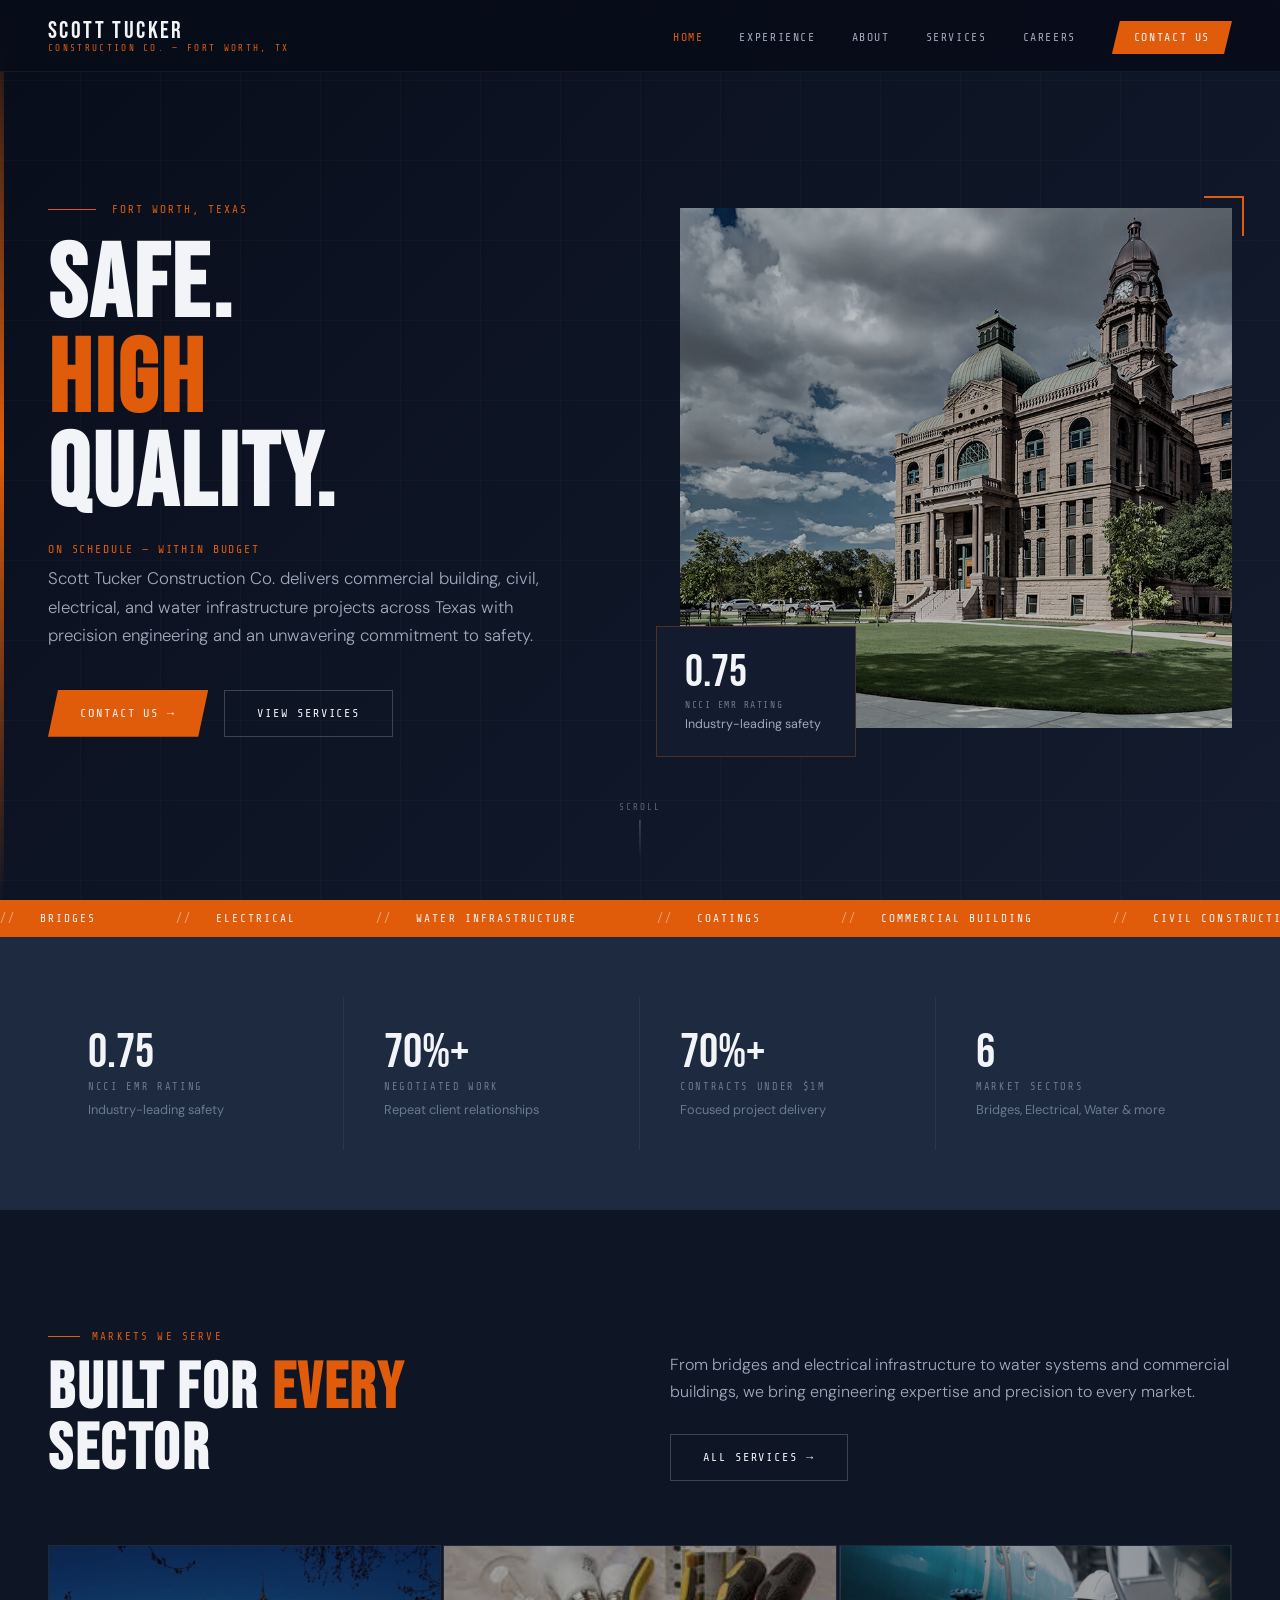
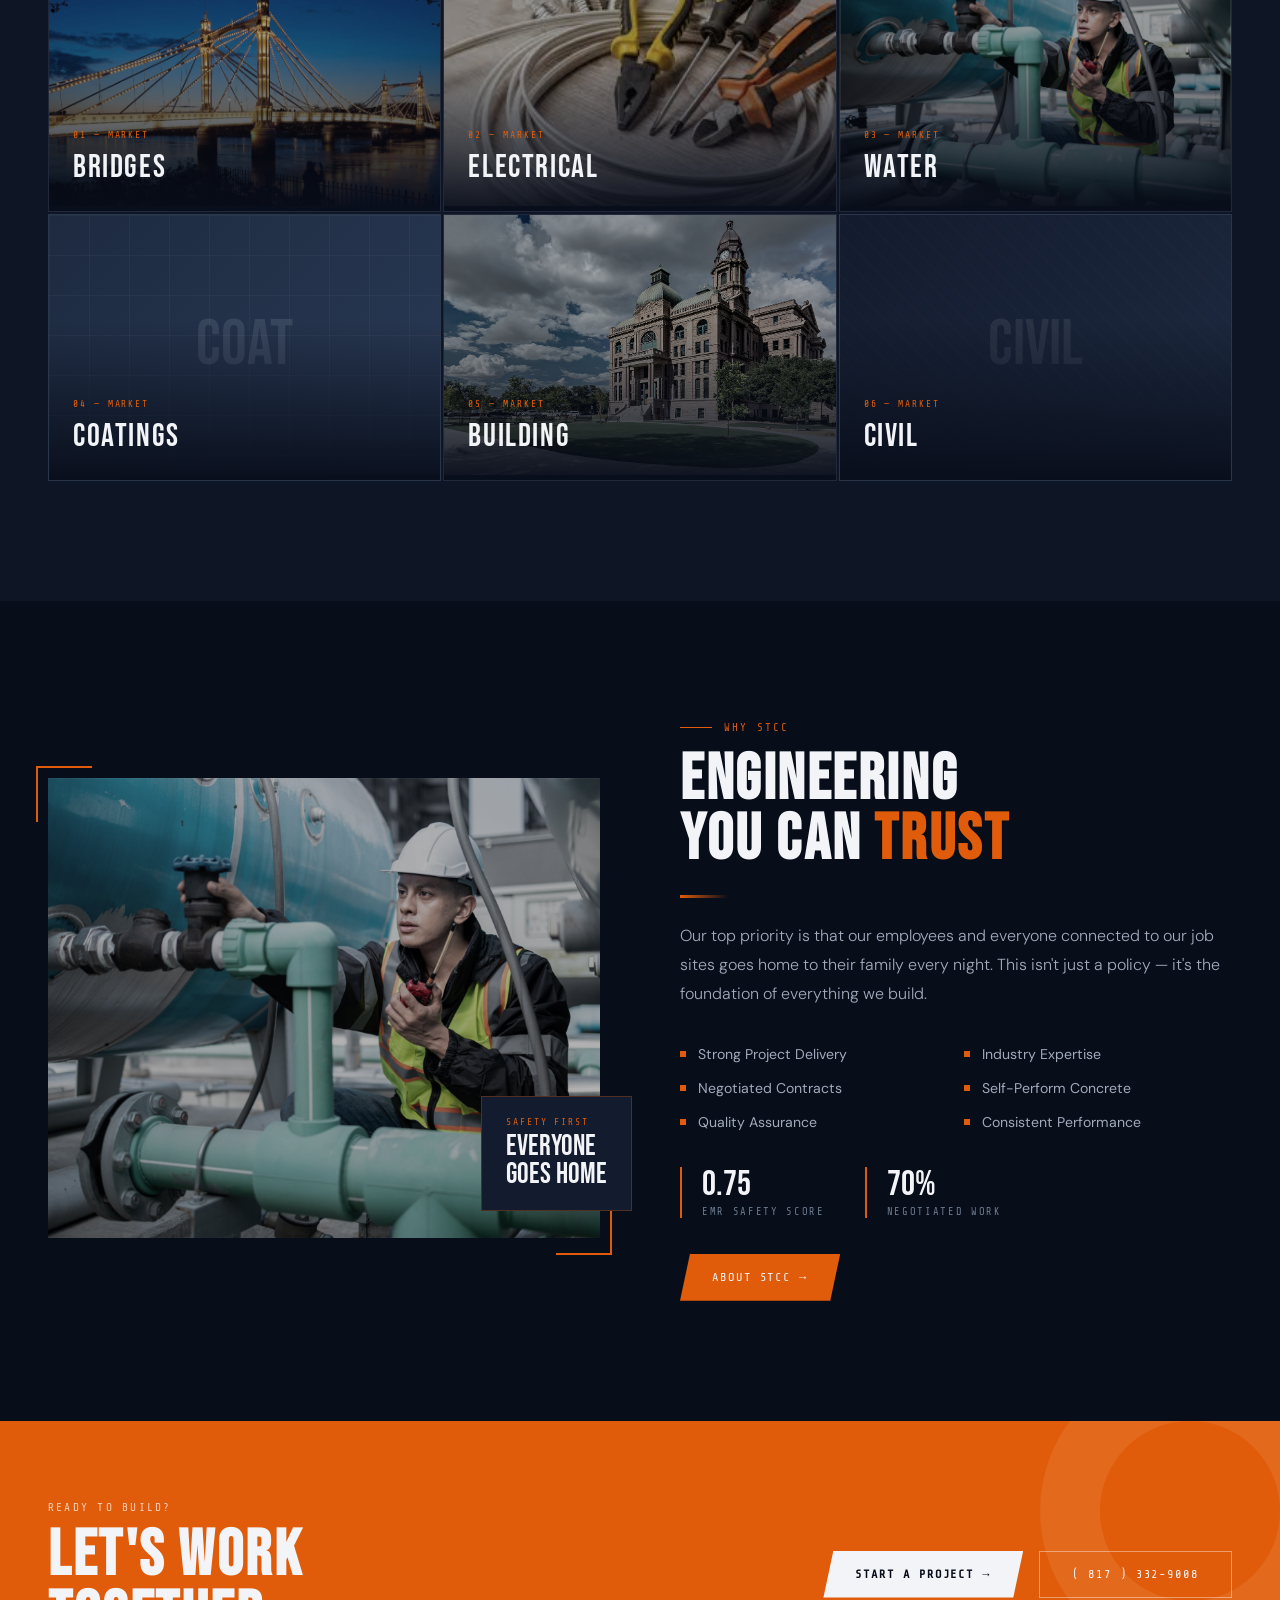
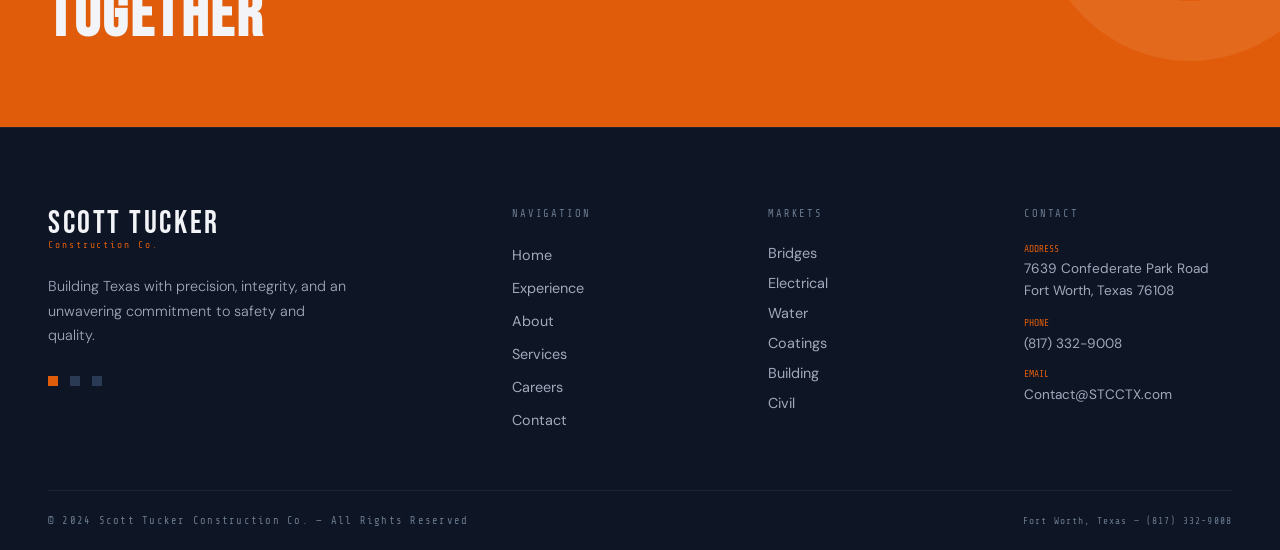
<file: index.html>
<!DOCTYPE html>
<html lang="en">
<head>
  <meta charset="UTF-8">
  <meta name="viewport" content="width=device-width, initial-scale=1.0">
  <title>Scott Tucker Construction Co. | Fort Worth, Texas</title>
  <meta name="description" content="Scott Tucker Construction Co. — Safe, High Quality, On Schedule and Within Budget. Fort Worth, Texas.">
  <link rel="stylesheet" href="style.css">
  <style>
    .hero-grid { display: grid; grid-template-columns: 1fr 1fr; gap: 80px; align-items: center; min-height: 100vh; padding: 120px 0 80px; }
    .hero-img-main { width: 100%; height: 520px; object-fit: cover; filter: brightness(0.75) saturate(0.7); }
    .hero-actions { display: flex; gap: 16px; flex-wrap: wrap; margin-top: 40px; }
    .ticker { background: var(--orange); padding: 12px 0; overflow: hidden; }
    .ticker-inner { display: flex; gap: 80px; white-space: nowrap; animation: ticker 30s linear infinite; }
    .ticker-item { font-family: var(--mono); font-size: 0.7rem; letter-spacing: 0.18em; text-transform: uppercase; color: var(--white); display: flex; align-items: center; gap: 24px; }
    .ticker-item::before { content: '//'; opacity: 0.5; }
    @keyframes ticker { from { transform: translateX(0); } to { transform: translateX(-50%); } }
    .markets-grid { display: grid; grid-template-columns: repeat(3, 1fr); gap: 2px; }
    .why-grid { display: grid; grid-template-columns: 1fr 1fr; gap: 80px; align-items: center; }
    .why-img { width: 100%; height: 460px; object-fit: cover; filter: brightness(0.7) saturate(0.6); }
    .metrics-bar { background: var(--steel); padding: 60px 0; }
    .metrics-inner { display: grid; grid-template-columns: repeat(4, 1fr); }
    .metric-item { padding: 32px 40px; border-right: 1px solid rgba(255,255,255,0.06); }
    .metric-item:last-child { border-right: none; }
    .cta-banner { background: var(--orange); padding: 80px 0; position: relative; overflow: hidden; }
    .cta-banner::before { content: ''; position: absolute; top: -60px; right: -60px; width: 300px; height: 300px; border: 60px solid rgba(255,255,255,0.08); border-radius: 50%; }
    @media (max-width: 1024px) { .hero-grid { grid-template-columns: 1fr; padding-top: 100px; } .hero-right { display: none; } .markets-grid { grid-template-columns: repeat(2,1fr); } .why-grid { grid-template-columns: 1fr; } .metrics-inner { grid-template-columns: repeat(2,1fr); } }
    @media (max-width: 640px) { .markets-grid { grid-template-columns: 1fr; } .metrics-inner { grid-template-columns: 1fr; } }
  </style>
</head>
<body data-page="home">
<div id="nav-placeholder"></div>

<section class="hero">
  <div class="hero-bg"></div>
  <div class="grid-overlay"></div>
  <div class="hero-accent-line"></div>
  <div style="position:absolute;top:0;right:0;width:45%;height:100%;pointer-events:none;">
    <div style="position:absolute;top:20%;right:10%;width:1px;height:60%;background:linear-gradient(to bottom,transparent,rgba(224,92,10,0.2),transparent);"></div>
  </div>
  <div class="container" style="width:100%;">
    <div class="hero-grid">
      <div class="hero-content">
        <div class="hero-eyebrow animate-fade-up anim-delay-1">
          <div class="hero-eyebrow-line"></div>
          <span style="font-family:var(--mono);font-size:0.7rem;letter-spacing:0.18em;color:var(--orange);text-transform:uppercase;">Fort Worth, Texas</span>
        </div>
        <h1 class="hero-h1 animate-fade-up anim-delay-2">Safe.<br><span>High</span><br>Quality.</h1>
        <p style="font-family:var(--mono);font-size:0.72rem;letter-spacing:0.16em;color:var(--orange);margin:20px 0 8px;text-transform:uppercase;" class="animate-fade-up anim-delay-3">On Schedule &mdash; Within Budget</p>
        <p class="hero-sub animate-fade-up anim-delay-3">Scott Tucker Construction Co. delivers commercial building, civil, electrical, and water infrastructure projects across Texas with precision engineering and an unwavering commitment to safety.</p>
        <div class="hero-actions animate-fade-up anim-delay-4">
          <a href="contact.html" class="btn-primary">Contact Us &rarr;</a>
          <a href="services.html" class="btn-secondary">View Services</a>
        </div>
      </div>
      <div class="hero-right animate-fade-up anim-delay-3">
        <div style="position:relative;">
          <img src="assets/building.jpg" alt="Scott Tucker Construction" class="hero-img-main">
          <div style="position:absolute;top:-12px;right:-12px;width:40px;height:40px;border-top:2px solid var(--orange);border-right:2px solid var(--orange);"></div>
          <div style="position:absolute;bottom:36px;left:-12px;width:40px;height:40px;border-bottom:2px solid var(--orange);border-left:2px solid var(--orange);"></div>
          <div style="position:absolute;bottom:-24px;left:-24px;background:var(--navy-card);border:1px solid rgba(224,92,10,0.3);padding:24px 28px;min-width:200px;">
            <div style="font-family:'Bebas Neue',sans-serif;font-size:2.8rem;color:var(--white);line-height:1;">0.75</div>
            <div style="font-family:var(--mono);font-size:0.6rem;letter-spacing:0.16em;text-transform:uppercase;color:var(--gray-mid);margin-top:4px;">NCCI EMR Rating</div>
            <div style="margin-top:6px;font-size:0.78rem;color:var(--gray-light);">Industry-leading safety</div>
          </div>
        </div>
      </div>
    </div>
  </div>
  <div style="position:absolute;bottom:40px;left:50%;transform:translateX(-50%);display:flex;flex-direction:column;align-items:center;gap:8px;opacity:0.35;">
    <div style="font-family:var(--mono);font-size:0.58rem;letter-spacing:0.2em;color:var(--white);text-transform:uppercase;">Scroll</div>
    <div style="width:1px;height:40px;background:linear-gradient(to bottom,var(--white),transparent);"></div>
  </div>
</section>

<div class="ticker">
  <div class="ticker-inner">
    <span class="ticker-item">Bridges</span><span class="ticker-item">Electrical</span><span class="ticker-item">Water Infrastructure</span><span class="ticker-item">Coatings</span><span class="ticker-item">Commercial Building</span><span class="ticker-item">Civil Construction</span><span class="ticker-item">Design Build</span><span class="ticker-item">Self-Perform Concrete</span>
    <span class="ticker-item">Bridges</span><span class="ticker-item">Electrical</span><span class="ticker-item">Water Infrastructure</span><span class="ticker-item">Coatings</span><span class="ticker-item">Commercial Building</span><span class="ticker-item">Civil Construction</span><span class="ticker-item">Design Build</span><span class="ticker-item">Self-Perform Concrete</span>
  </div>
</div>

<div class="metrics-bar">
  <div class="container">
    <div class="metrics-inner">
      <div class="metric-item"><div class="stat-number">0.75</div><div class="stat-label">NCCI EMR Rating</div><div style="margin-top:8px;font-size:0.8rem;color:var(--gray-mid);">Industry-leading safety</div></div>
      <div class="metric-item"><div class="stat-number">70%+</div><div class="stat-label">Negotiated Work</div><div style="margin-top:8px;font-size:0.8rem;color:var(--gray-mid);">Repeat client relationships</div></div>
      <div class="metric-item"><div class="stat-number">70%+</div><div class="stat-label">Contracts Under $1M</div><div style="margin-top:8px;font-size:0.8rem;color:var(--gray-mid);">Focused project delivery</div></div>
      <div class="metric-item"><div class="stat-number">6</div><div class="stat-label">Market Sectors</div><div style="margin-top:8px;font-size:0.8rem;color:var(--gray-mid);">Bridges, Electrical, Water &amp; more</div></div>
    </div>
  </div>
</div>

<section class="section-pad bg-navy-mid">
  <div class="container">
    <div style="display:grid;grid-template-columns:1fr 1fr;gap:60px;align-items:end;margin-bottom:64px;">
      <div><div class="section-tag">Markets We Serve</div><h2 class="section-h2">Built for <em>Every</em><br>Sector</h2></div>
      <div><p class="section-desc">From bridges and electrical infrastructure to water systems and commercial buildings, we bring engineering expertise and precision to every market.</p><a href="services.html" class="btn-secondary" style="margin-top:28px;display:inline-flex;">All Services &rarr;</a></div>
    </div>
    <div class="markets-grid">
      <div class="market-card"><img src="assets/bridges.jpg" alt="Bridges"><div class="market-card-content"><div class="market-card-icon">01 &mdash; Market</div><div class="market-card-title">Bridges</div></div></div>
      <div class="market-card"><img src="assets/electrical.jpg" alt="Electrical"><div class="market-card-content"><div class="market-card-icon">02 &mdash; Market</div><div class="market-card-title">Electrical</div></div></div>
      <div class="market-card"><img src="assets/water.jpg" alt="Water"><div class="market-card-content"><div class="market-card-icon">03 &mdash; Market</div><div class="market-card-title">Water</div></div></div>
      <div class="market-card" style="background:var(--steel);"><div style="width:100%;height:260px;background:linear-gradient(135deg,#1D2A40,#2A3A55);display:flex;align-items:center;justify-content:center;position:relative;"><div style="position:absolute;inset:0;background-image:linear-gradient(rgba(255,255,255,0.03) 1px,transparent 1px),linear-gradient(90deg,rgba(255,255,255,0.03) 1px,transparent 1px);background-size:40px 40px;"></div><div style="font-size:4rem;opacity:0.1;font-family:'Bebas Neue',sans-serif;">COAT</div></div><div class="market-card-content"><div class="market-card-icon">04 &mdash; Market</div><div class="market-card-title">Coatings</div></div></div>
      <div class="market-card"><img src="assets/building.jpg" alt="Building"><div class="market-card-content"><div class="market-card-icon">05 &mdash; Market</div><div class="market-card-title">Building</div></div></div>
      <div class="market-card" style="background:var(--steel);"><div style="width:100%;height:260px;background:linear-gradient(135deg,#131B2E,#1D2A40);display:flex;align-items:center;justify-content:center;position:relative;overflow:hidden;"><div style="position:absolute;inset:0;background-image:repeating-linear-gradient(45deg,rgba(224,92,10,0.03) 0,rgba(224,92,10,0.03) 1px,transparent 1px,transparent 50%);background-size:20px 20px;"></div><div style="font-size:4rem;opacity:0.08;font-family:'Bebas Neue',sans-serif;">CIVIL</div></div><div class="market-card-content"><div class="market-card-icon">06 &mdash; Market</div><div class="market-card-title">Civil</div></div></div>
    </div>
  </div>
</section>

<section class="section-pad">
  <div class="container">
    <div class="why-grid">
      <div style="position:relative;">
        <img src="assets/water.jpg" alt="Construction expertise" class="why-img">
        <div style="position:absolute;top:-12px;left:-12px;width:56px;height:56px;border-top:2px solid var(--orange);border-left:2px solid var(--orange);"></div>
        <div style="position:absolute;bottom:-12px;right:-12px;width:56px;height:56px;border-bottom:2px solid var(--orange);border-right:2px solid var(--orange);"></div>
        <div style="position:absolute;bottom:32px;right:-32px;background:var(--navy-card);border:1px solid rgba(224,92,10,0.3);padding:20px 24px;">
          <div style="font-family:var(--mono);font-size:0.6rem;letter-spacing:0.2em;color:var(--orange);text-transform:uppercase;margin-bottom:6px;">Safety First</div>
          <div style="font-family:'Bebas Neue',sans-serif;font-size:1.8rem;line-height:1;">Everyone<br>Goes Home</div>
        </div>
      </div>
      <div>
        <div class="section-tag">Why STCC</div>
        <h2 class="section-h2">Engineering<br>You Can <em>Trust</em></h2>
        <div class="divider-orange"></div>
        <p style="color:var(--gray-light);font-size:1rem;line-height:1.8;font-weight:300;margin-bottom:36px;">Our top priority is that our employees and everyone connected to our job sites goes home to their family every night. This isn't just a policy — it's the foundation of everything we build.</p>
        <div style="display:grid;grid-template-columns:1fr 1fr;gap:16px;margin-bottom:36px;">
          <div style="display:flex;align-items:center;gap:12px;"><div style="width:6px;height:6px;background:var(--orange);flex-shrink:0;"></div><span style="font-size:0.88rem;color:var(--gray-light);">Strong Project Delivery</span></div>
          <div style="display:flex;align-items:center;gap:12px;"><div style="width:6px;height:6px;background:var(--orange);flex-shrink:0;"></div><span style="font-size:0.88rem;color:var(--gray-light);">Industry Expertise</span></div>
          <div style="display:flex;align-items:center;gap:12px;"><div style="width:6px;height:6px;background:var(--orange);flex-shrink:0;"></div><span style="font-size:0.88rem;color:var(--gray-light);">Negotiated Contracts</span></div>
          <div style="display:flex;align-items:center;gap:12px;"><div style="width:6px;height:6px;background:var(--orange);flex-shrink:0;"></div><span style="font-size:0.88rem;color:var(--gray-light);">Self-Perform Concrete</span></div>
          <div style="display:flex;align-items:center;gap:12px;"><div style="width:6px;height:6px;background:var(--orange);flex-shrink:0;"></div><span style="font-size:0.88rem;color:var(--gray-light);">Quality Assurance</span></div>
          <div style="display:flex;align-items:center;gap:12px;"><div style="width:6px;height:6px;background:var(--orange);flex-shrink:0;"></div><span style="font-size:0.88rem;color:var(--gray-light);">Consistent Performance</span></div>
        </div>
        <div style="display:flex;gap:40px;">
          <div class="stat-block"><div class="stat-number" style="font-size:2.2rem;">0.75</div><div class="stat-label">EMR Safety Score</div></div>
          <div class="stat-block"><div class="stat-number" style="font-size:2.2rem;">70%</div><div class="stat-label">Negotiated Work</div></div>
        </div>
        <a href="about.html" class="btn-primary" style="margin-top:36px;">About STCC &rarr;</a>
      </div>
    </div>
  </div>
</section>

<section class="cta-banner">
  <div class="container" style="position:relative;z-index:1;">
    <div style="display:flex;justify-content:space-between;align-items:center;flex-wrap:wrap;gap:32px;">
      <div>
        <div style="font-family:var(--mono);font-size:0.7rem;letter-spacing:0.2em;text-transform:uppercase;color:rgba(255,255,255,0.7);margin-bottom:12px;">Ready to Build?</div>
        <h2 style="font-family:'Bebas Neue',sans-serif;font-size:clamp(2.5rem,5vw,4.5rem);letter-spacing:0.04em;line-height:0.95;color:var(--white);">Let's Work<br>Together</h2>
      </div>
      <div style="display:flex;gap:16px;flex-wrap:wrap;">
        <a href="contact.html" style="display:inline-flex;align-items:center;gap:10px;background:var(--white);color:var(--navy);font-family:var(--mono);font-size:0.75rem;letter-spacing:0.16em;text-transform:uppercase;text-decoration:none;padding:16px 32px;clip-path:polygon(10px 0%,100% 0%,calc(100% - 10px) 100%,0% 100%);font-weight:700;">Start a Project &rarr;</a>
        <a href="tel:8173329008" style="display:inline-flex;align-items:center;gap:10px;background:transparent;color:var(--white);font-family:var(--mono);font-size:0.75rem;letter-spacing:0.16em;text-transform:uppercase;text-decoration:none;padding:15px 32px;border:1px solid rgba(255,255,255,0.4);">( 817 ) 332-9008</a>
      </div>
    </div>
  </div>
</section>

<div id="footer-placeholder"></div>
<script src="nav.js"></script>
</body>
</html>
</file>
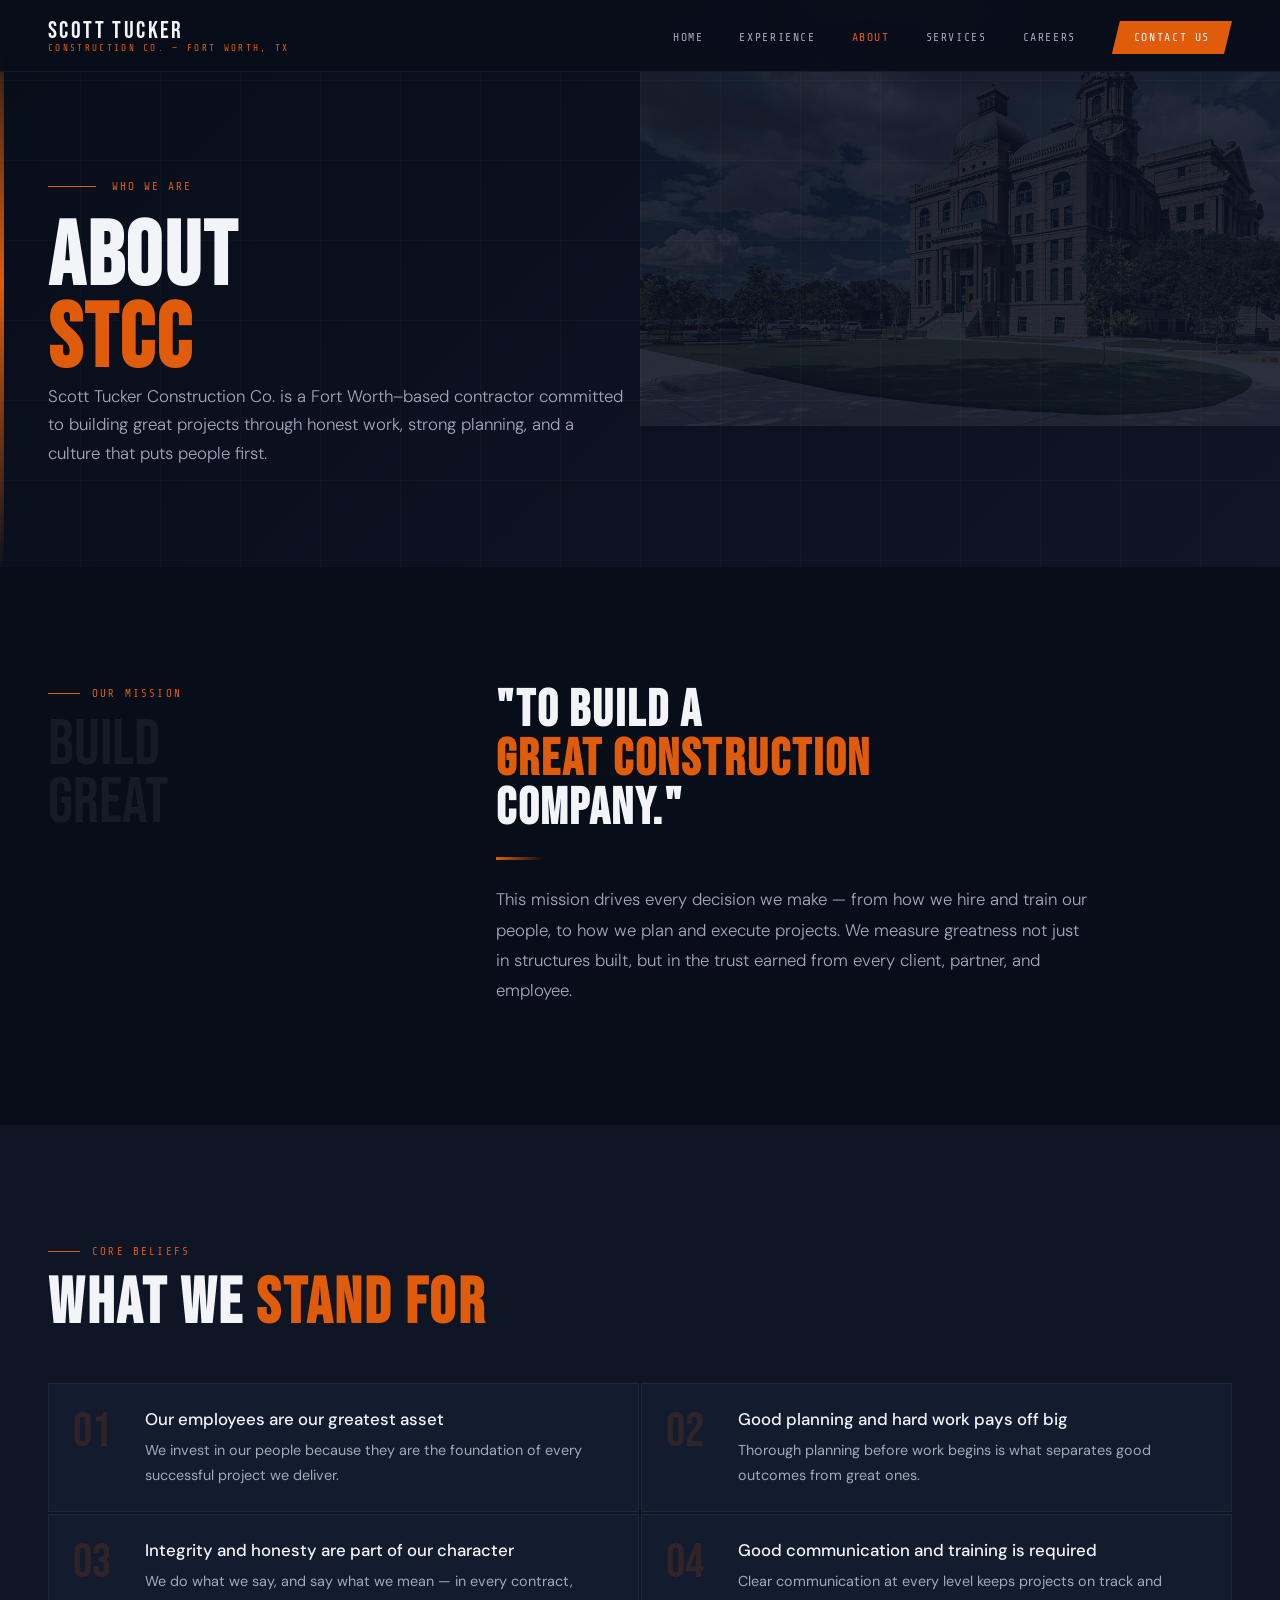
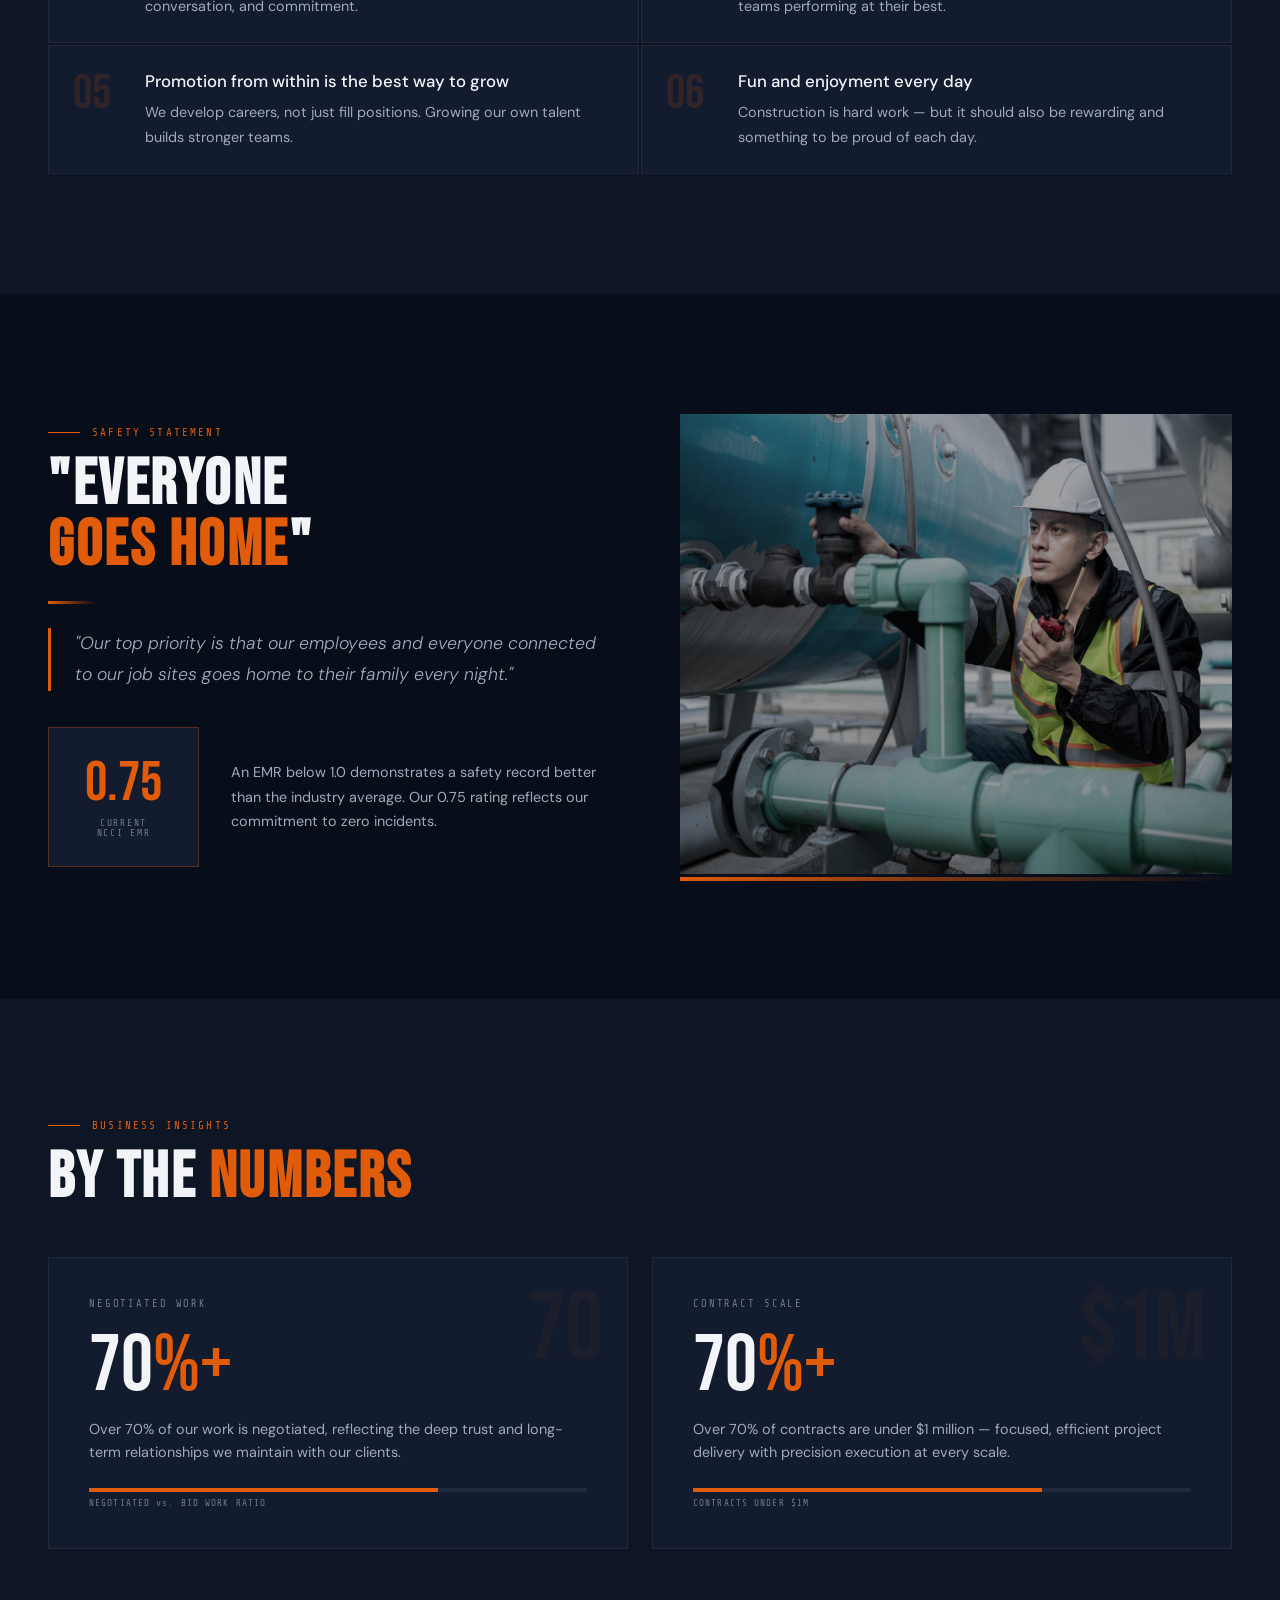
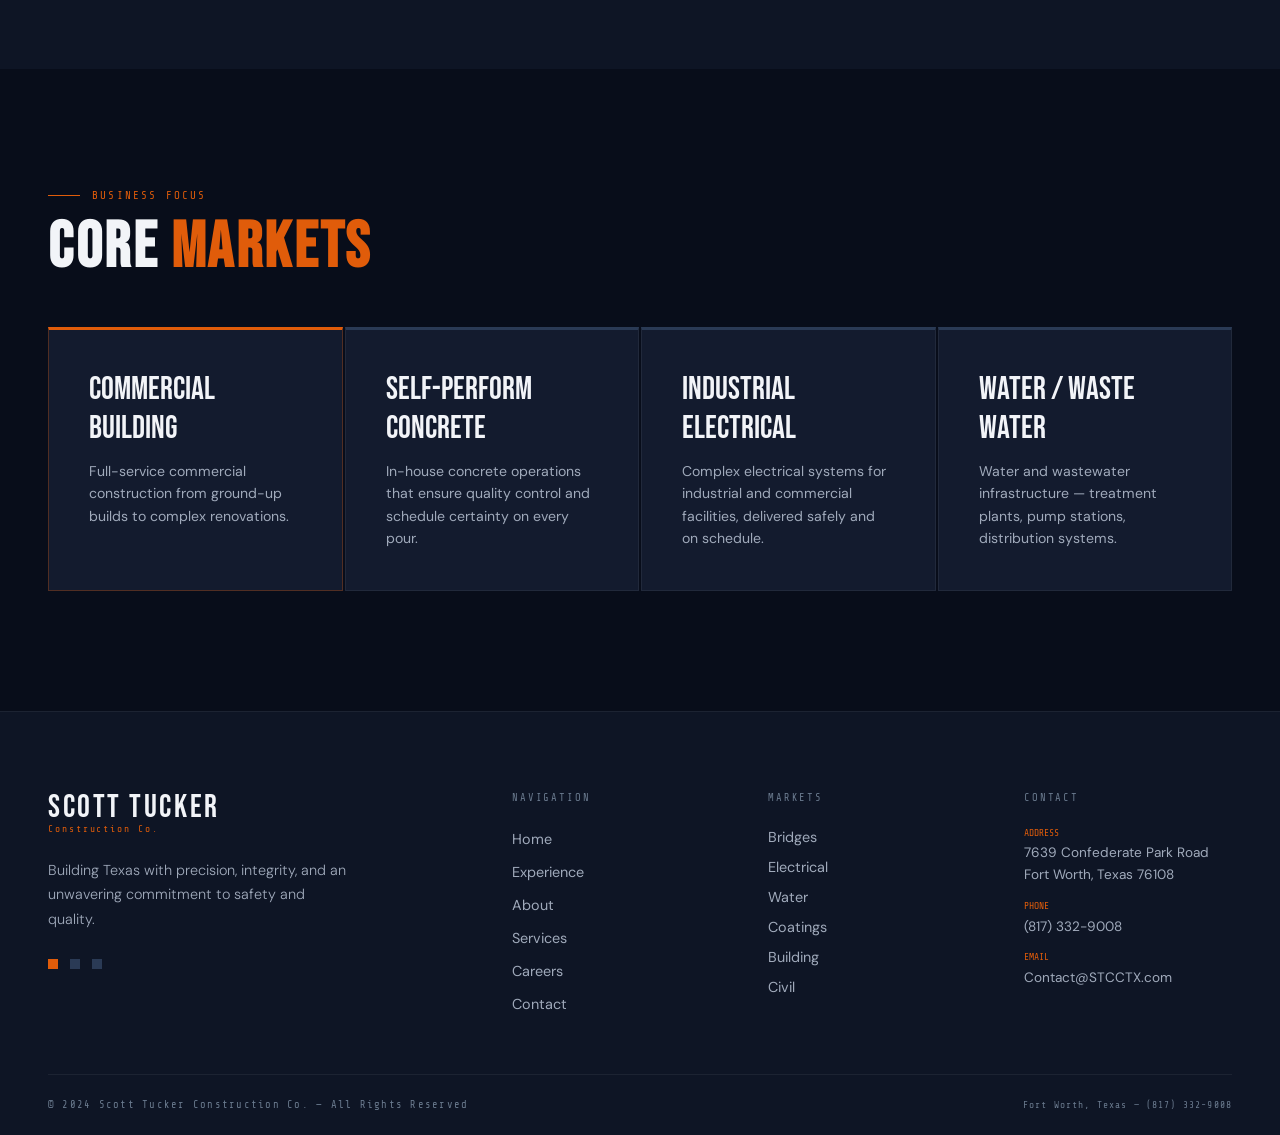
<file: about.html>
<!DOCTYPE html>
<html lang="en">
<head>
  <meta charset="UTF-8"><meta name="viewport" content="width=device-width, initial-scale=1.0">
  <title>About | Scott Tucker Construction Co.</title>
  <link rel="stylesheet" href="style.css">
  <style>
    .beliefs-grid { display: grid; grid-template-columns: 1fr 1fr; gap: 2px; }
    .data-vis { display: grid; grid-template-columns: 1fr 1fr; gap: 24px; }
    .data-card { background: var(--navy-card); border: 1px solid rgba(255,255,255,0.06); padding: 40px; position: relative; overflow: hidden; }
    .data-bar { height: 4px; background: var(--steel); margin-top: 20px; }
    .data-fill { height: 100%; background: var(--orange); transition: width 1s ease; }
    .focus-grid { display: grid; grid-template-columns: repeat(4,1fr); gap: 2px; }
    @media(max-width:900px){ .beliefs-grid{grid-template-columns:1fr;} .data-vis{grid-template-columns:1fr;} .focus-grid{grid-template-columns:repeat(2,1fr);} }
    @media(max-width:640px){ .focus-grid{grid-template-columns:1fr;} }
  </style>
</head>
<body data-page="about">
<div id="nav-placeholder"></div>

<section class="page-hero">
  <div class="page-hero-bg"></div>
  <div class="grid-overlay"></div>
  <div class="hero-accent-line"></div>
  <img src="assets/building.jpg" alt="" class="page-hero-img">
  <div class="container" style="position:relative;z-index:2;">
    <div class="hero-eyebrow animate-fade-up anim-delay-1">
      <div class="hero-eyebrow-line"></div>
      <span style="font-family:var(--mono);font-size:0.7rem;letter-spacing:0.18em;color:var(--orange);text-transform:uppercase;">Who We Are</span>
    </div>
    <h1 class="hero-h1 animate-fade-up anim-delay-2" style="font-size:clamp(3rem,7vw,7rem);">About<br><span>STCC</span></h1>
    <p class="hero-sub animate-fade-up anim-delay-3" style="max-width:580px;">Scott Tucker Construction Co. is a Fort Worth–based contractor committed to building great projects through honest work, strong planning, and a culture that puts people first.</p>
  </div>
</section>

<!-- MISSION -->
<section class="section-pad">
  <div class="container">
    <div style="display:grid;grid-template-columns:1fr 2fr;gap:80px;align-items:start;">
      <div>
        <div class="section-tag">Our Mission</div>
        <div style="font-family:'Bebas Neue',sans-serif;font-size:4rem;line-height:0.9;color:rgba(255,255,255,0.06);margin-top:8px;">BUILD<br>GREAT</div>
      </div>
      <div>
        <h2 class="section-h2" style="font-size:clamp(2rem,4vw,3.5rem);">"To build a<br><em>great construction</em><br>company."</h2>
        <div class="divider-orange"></div>
        <p style="color:var(--gray-light);font-size:1.05rem;line-height:1.8;font-weight:300;max-width:600px;">This mission drives every decision we make — from how we hire and train our people, to how we plan and execute projects. We measure greatness not just in structures built, but in the trust earned from every client, partner, and employee.</p>
      </div>
    </div>
  </div>
</section>

<!-- BELIEFS -->
<section class="section-pad bg-navy-mid">
  <div class="container">
    <div class="section-tag">Core Beliefs</div>
    <h2 class="section-h2" style="margin-bottom:48px;">What We <em>Stand For</em></h2>
    <div class="beliefs-grid">
      <div class="belief-item"><div class="belief-num">01</div><div><div style="font-size:1.05rem;font-weight:500;margin-bottom:8px;">Our employees are our greatest asset</div><div style="color:var(--gray-light);font-size:0.9rem;line-height:1.7;">We invest in our people because they are the foundation of every successful project we deliver.</div></div></div>
      <div class="belief-item"><div class="belief-num">02</div><div><div style="font-size:1.05rem;font-weight:500;margin-bottom:8px;">Good planning and hard work pays off big</div><div style="color:var(--gray-light);font-size:0.9rem;line-height:1.7;">Thorough planning before work begins is what separates good outcomes from great ones.</div></div></div>
      <div class="belief-item"><div class="belief-num">03</div><div><div style="font-size:1.05rem;font-weight:500;margin-bottom:8px;">Integrity and honesty are part of our character</div><div style="color:var(--gray-light);font-size:0.9rem;line-height:1.7;">We do what we say, and say what we mean — in every contract, conversation, and commitment.</div></div></div>
      <div class="belief-item"><div class="belief-num">04</div><div><div style="font-size:1.05rem;font-weight:500;margin-bottom:8px;">Good communication and training is required</div><div style="color:var(--gray-light);font-size:0.9rem;line-height:1.7;">Clear communication at every level keeps projects on track and teams performing at their best.</div></div></div>
      <div class="belief-item"><div class="belief-num">05</div><div><div style="font-size:1.05rem;font-weight:500;margin-bottom:8px;">Promotion from within is the best way to grow</div><div style="color:var(--gray-light);font-size:0.9rem;line-height:1.7;">We develop careers, not just fill positions. Growing our own talent builds stronger teams.</div></div></div>
      <div class="belief-item"><div class="belief-num">06</div><div><div style="font-size:1.05rem;font-weight:500;margin-bottom:8px;">Fun and enjoyment every day</div><div style="color:var(--gray-light);font-size:0.9rem;line-height:1.7;">Construction is hard work — but it should also be rewarding and something to be proud of each day.</div></div></div>
    </div>
  </div>
</section>

<!-- SAFETY -->
<section class="section-pad">
  <div class="container">
    <div style="display:grid;grid-template-columns:1fr 1fr;gap:80px;align-items:center;">
      <div>
        <div class="section-tag">Safety Statement</div>
        <h2 class="section-h2">"Everyone<br><em>Goes Home</em>"</h2>
        <div class="divider-orange"></div>
        <p style="color:var(--gray-light);font-size:1.1rem;line-height:1.8;font-weight:300;font-style:italic;border-left:3px solid var(--orange);padding-left:24px;margin-bottom:36px;">"Our top priority is that our employees and everyone connected to our job sites goes home to their family every night."</p>
        <div style="display:flex;gap:32px;align-items:center;">
          <div style="text-align:center;background:var(--navy-card);border:1px solid rgba(224,92,10,0.3);padding:28px 36px;">
            <div style="font-family:'Bebas Neue',sans-serif;font-size:3.5rem;color:var(--orange);line-height:1;">0.75</div>
            <div style="font-family:var(--mono);font-size:0.6rem;letter-spacing:0.18em;text-transform:uppercase;color:var(--gray-mid);margin-top:6px;">Current NCCI EMR</div>
          </div>
          <div>
            <div style="font-size:0.9rem;color:var(--gray-light);line-height:1.7;">An EMR below 1.0 demonstrates a safety record better than the industry average. Our 0.75 rating reflects our commitment to zero incidents.</div>
          </div>
        </div>
      </div>
      <div style="position:relative;">
        <img src="assets/water.jpg" alt="Safety on site" style="width:100%;height:460px;object-fit:cover;filter:brightness(0.65) saturate(0.6);">
        <div style="position:absolute;bottom:-2px;left:0;right:0;height:4px;background:linear-gradient(to right,var(--orange),transparent);"></div>
      </div>
    </div>
  </div>
</section>

<!-- BUSINESS INSIGHTS -->
<section class="section-pad bg-navy-mid">
  <div class="container">
    <div class="section-tag">Business Insights</div>
    <h2 class="section-h2" style="margin-bottom:48px;">By the <em>Numbers</em></h2>
    <div class="data-vis">
      <div class="data-card">
        <div style="font-family:var(--mono);font-size:0.65rem;letter-spacing:0.18em;text-transform:uppercase;color:var(--gray-mid);margin-bottom:16px;">Negotiated Work</div>
        <div style="font-family:'Bebas Neue',sans-serif;font-size:5rem;line-height:1;color:var(--white);">70<span style="color:var(--orange);">%+</span></div>
        <div style="color:var(--gray-light);font-size:0.9rem;line-height:1.6;margin-top:12px;">Over 70% of our work is negotiated, reflecting the deep trust and long-term relationships we maintain with our clients.</div>
        <div class="data-bar" style="margin-top:24px;"><div class="data-fill" style="width:70%;"></div></div>
        <div style="font-family:var(--mono);font-size:0.58rem;color:var(--gray-mid);margin-top:6px;letter-spacing:0.12em;">NEGOTIATED vs. BID WORK RATIO</div>
        <div style="position:absolute;top:24px;right:24px;font-family:'Bebas Neue',sans-serif;font-size:6rem;color:rgba(224,92,10,0.05);line-height:1;pointer-events:none;">70</div>
      </div>
      <div class="data-card">
        <div style="font-family:var(--mono);font-size:0.65rem;letter-spacing:0.18em;text-transform:uppercase;color:var(--gray-mid);margin-bottom:16px;">Contract Scale</div>
        <div style="font-family:'Bebas Neue',sans-serif;font-size:5rem;line-height:1;color:var(--white);">70<span style="color:var(--orange);">%+</span></div>
        <div style="color:var(--gray-light);font-size:0.9rem;line-height:1.6;margin-top:12px;">Over 70% of contracts are under $1 million — focused, efficient project delivery with precision execution at every scale.</div>
        <div class="data-bar" style="margin-top:24px;"><div class="data-fill" style="width:70%;"></div></div>
        <div style="font-family:var(--mono);font-size:0.58rem;color:var(--gray-mid);margin-top:6px;letter-spacing:0.12em;">CONTRACTS UNDER $1M</div>
        <div style="position:absolute;top:24px;right:24px;font-family:'Bebas Neue',sans-serif;font-size:6rem;color:rgba(224,92,10,0.05);line-height:1;pointer-events:none;">$1M</div>
      </div>
    </div>
  </div>
</section>

<!-- BUSINESS FOCUS -->
<section class="section-pad">
  <div class="container">
    <div class="section-tag">Business Focus</div>
    <h2 class="section-h2" style="margin-bottom:48px;">Core <em>Markets</em></h2>
    <div class="focus-grid">
      <div style="background:var(--navy-card);border:1px solid rgba(224,92,10,0.3);padding:40px;border-top:3px solid var(--orange);">
        <div style="font-family:'Bebas Neue',sans-serif;font-size:2rem;margin-bottom:12px;">Commercial<br>Building</div>
        <div style="color:var(--gray-light);font-size:0.88rem;line-height:1.6;">Full-service commercial construction from ground-up builds to complex renovations.</div>
      </div>
      <div style="background:var(--navy-card);border:1px solid rgba(255,255,255,0.06);padding:40px;border-top:3px solid var(--steel-mid);">
        <div style="font-family:'Bebas Neue',sans-serif;font-size:2rem;margin-bottom:12px;">Self-Perform<br>Concrete</div>
        <div style="color:var(--gray-light);font-size:0.88rem;line-height:1.6;">In-house concrete operations that ensure quality control and schedule certainty on every pour.</div>
      </div>
      <div style="background:var(--navy-card);border:1px solid rgba(255,255,255,0.06);padding:40px;border-top:3px solid var(--steel-mid);">
        <div style="font-family:'Bebas Neue',sans-serif;font-size:2rem;margin-bottom:12px;">Industrial<br>Electrical</div>
        <div style="color:var(--gray-light);font-size:0.88rem;line-height:1.6;">Complex electrical systems for industrial and commercial facilities, delivered safely and on schedule.</div>
      </div>
      <div style="background:var(--navy-card);border:1px solid rgba(255,255,255,0.06);padding:40px;border-top:3px solid var(--steel-mid);">
        <div style="font-family:'Bebas Neue',sans-serif;font-size:2rem;margin-bottom:12px;">Water / Waste<br>Water</div>
        <div style="color:var(--gray-light);font-size:0.88rem;line-height:1.6;">Water and wastewater infrastructure — treatment plants, pump stations, distribution systems.</div>
      </div>
    </div>
  </div>
</section>

<div id="footer-placeholder"></div>
<script src="nav.js"></script>
</body>
</html>
</file>
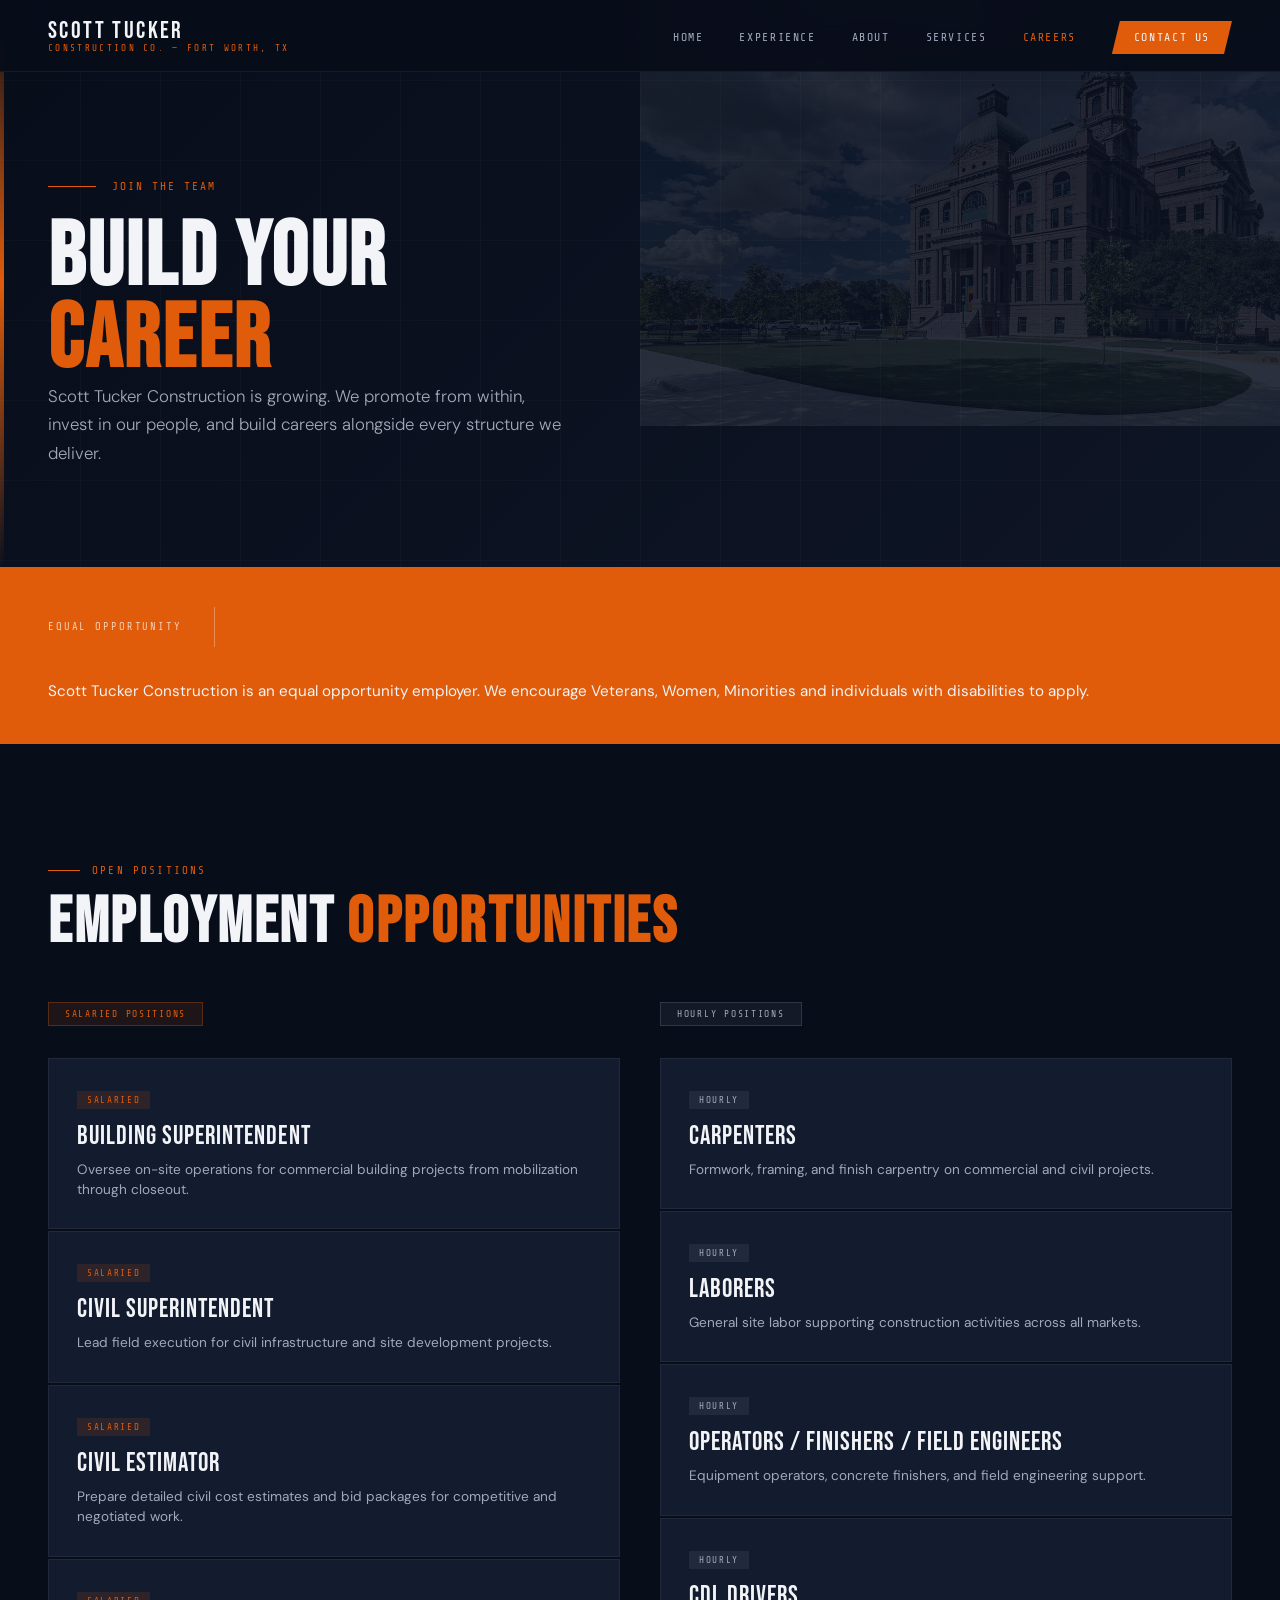
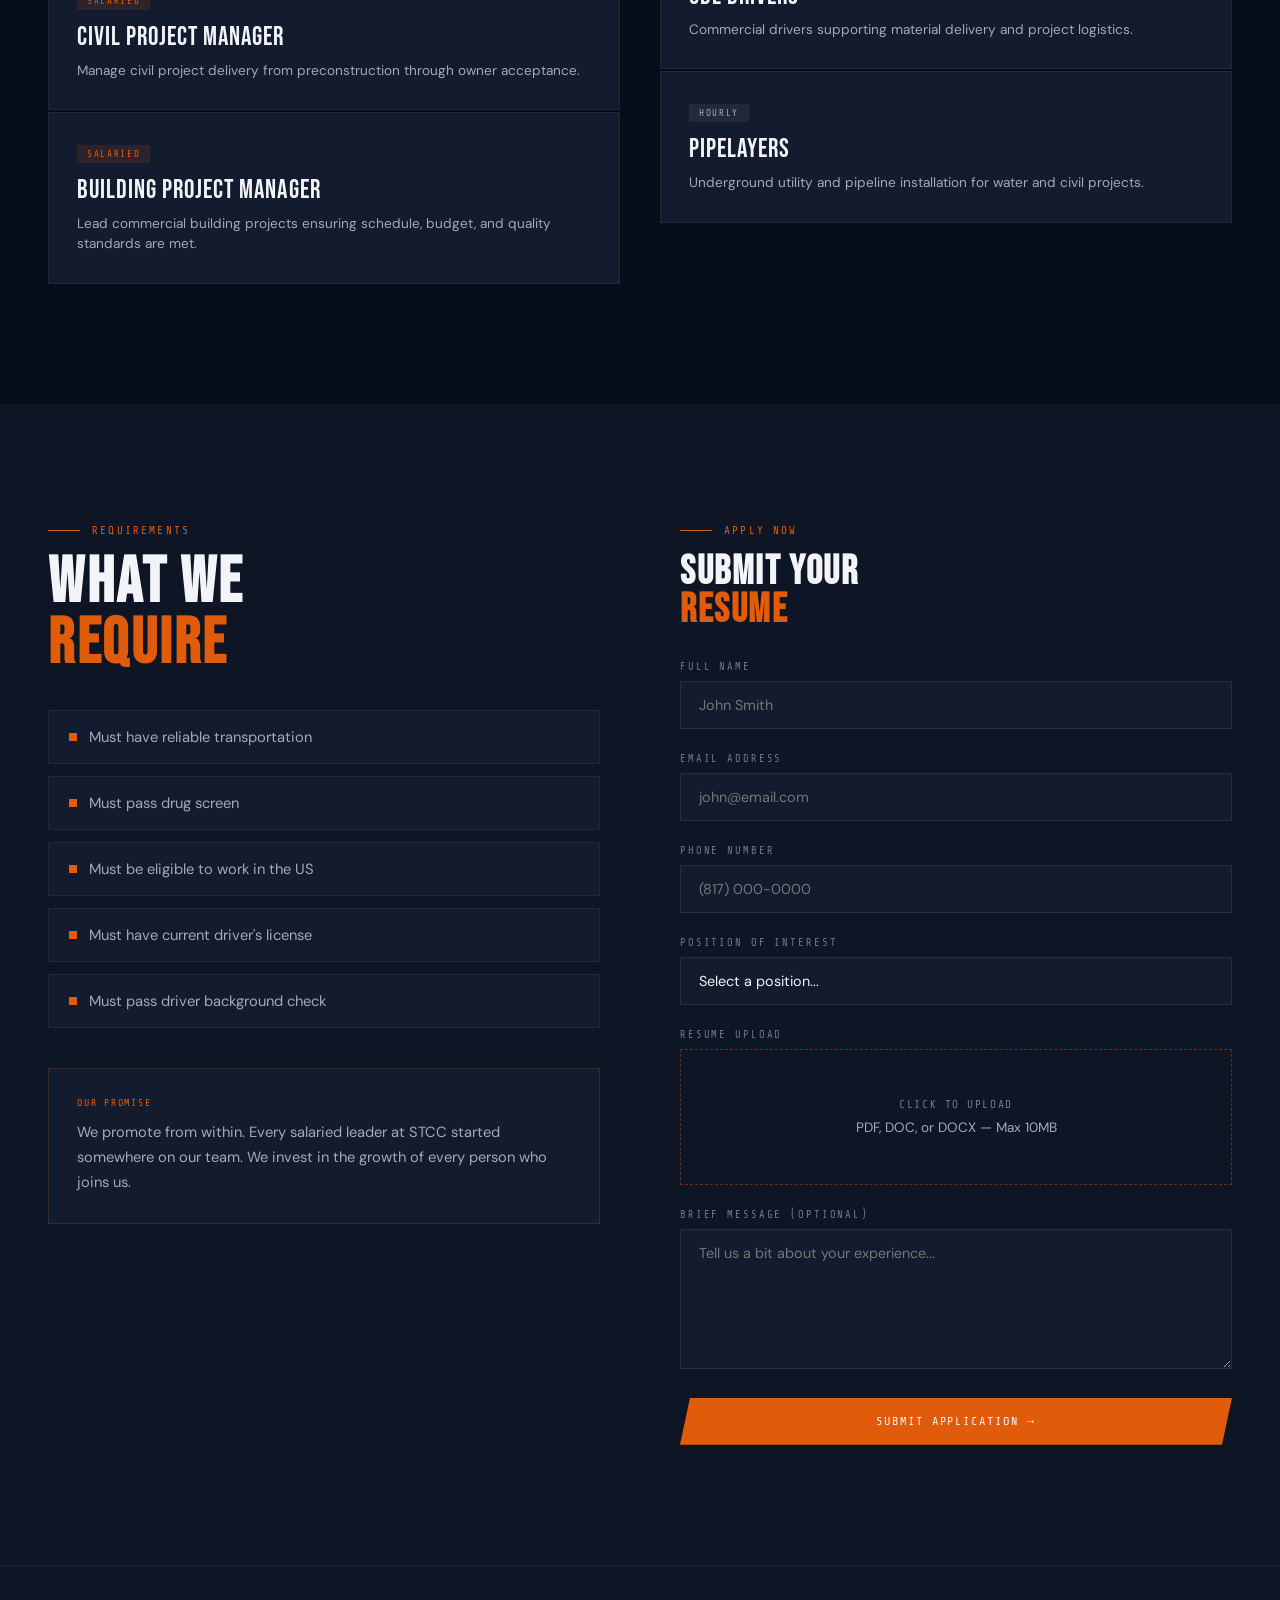
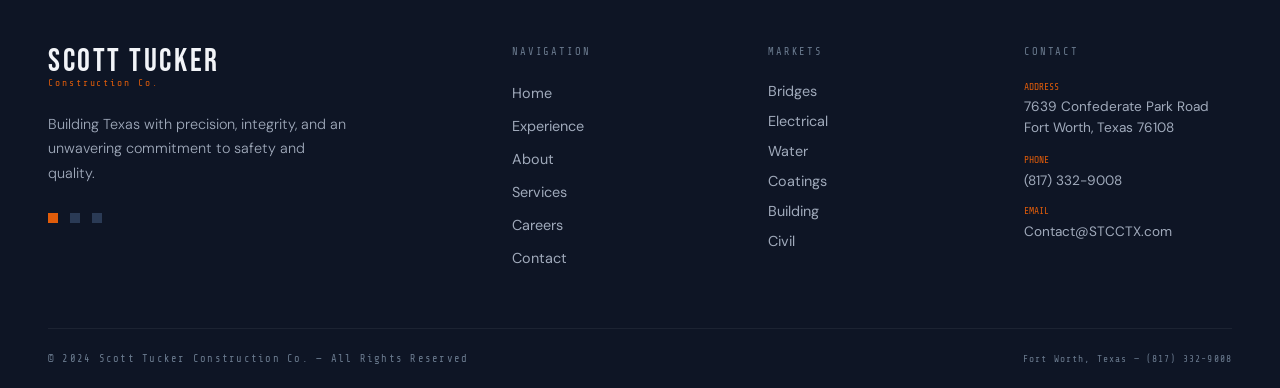
<file: careers.html>
<!DOCTYPE html>
<html lang="en">
<head>
  <meta charset="UTF-8"><meta name="viewport" content="width=device-width, initial-scale=1.0">
  <title>Careers | Scott Tucker Construction Co.</title>
  <link rel="stylesheet" href="style.css">
  <style>
    .careers-grid { display: grid; grid-template-columns: 1fr 1fr; gap: 40px; }
    .positions-grid { display: grid; grid-template-columns: repeat(3,1fr); gap: 2px; }
    .req-grid { display: grid; grid-template-columns: 1fr 1fr; gap: 16px; }
    .req-item { display: flex; align-items: center; gap: 12px; padding: 16px 20px; background: var(--navy-card); border: 1px solid rgba(255,255,255,0.06); }
    .upload-zone { border: 1px dashed rgba(224,92,10,0.4); padding: 48px; text-align: center; cursor: pointer; transition: border-color 0.2s, background 0.2s; }
    .upload-zone:hover { border-color: var(--orange); background: rgba(224,92,10,0.04); }
    @media(max-width:900px){ .careers-grid{grid-template-columns:1fr;} .positions-grid{grid-template-columns:1fr 1fr;} }
    @media(max-width:640px){ .positions-grid{grid-template-columns:1fr;} .req-grid{grid-template-columns:1fr;} }
  </style>
</head>
<body data-page="careers">
<div id="nav-placeholder"></div>

<section class="page-hero">
  <div class="page-hero-bg"></div>
  <div class="grid-overlay"></div>
  <div class="hero-accent-line"></div>
  <img src="assets/building.jpg" alt="" class="page-hero-img">
  <div class="container" style="position:relative;z-index:2;">
    <div class="hero-eyebrow animate-fade-up anim-delay-1"><div class="hero-eyebrow-line"></div><span style="font-family:var(--mono);font-size:0.7rem;letter-spacing:0.18em;color:var(--orange);text-transform:uppercase;">Join the Team</span></div>
    <h1 class="hero-h1 animate-fade-up anim-delay-2" style="font-size:clamp(3rem,7vw,7rem);">Build Your<br><span>Career</span></h1>
    <p class="hero-sub animate-fade-up anim-delay-3">Scott Tucker Construction is growing. We promote from within, invest in our people, and build careers alongside every structure we deliver.</p>
  </div>
</section>

<!-- EEO STATEMENT -->
<section style="background:var(--orange);padding:40px 0;">
  <div class="container">
    <div style="display:flex;align-items:center;gap:32px;flex-wrap:wrap;">
      <div style="font-family:var(--mono);font-size:0.65rem;letter-spacing:0.18em;text-transform:uppercase;color:rgba(255,255,255,0.7);white-space:nowrap;">Equal Opportunity</div>
      <div style="width:1px;height:40px;background:rgba(255,255,255,0.3);"></div>
      <p style="color:var(--white);font-size:0.95rem;line-height:1.6;">Scott Tucker Construction is an equal opportunity employer. We encourage Veterans, Women, Minorities and individuals with disabilities to apply.</p>
    </div>
  </div>
</section>

<!-- POSITIONS -->
<section class="section-pad">
  <div class="container">
    <div class="section-tag">Open Positions</div>
    <h2 class="section-h2" style="margin-bottom:48px;">Employment <em>Opportunities</em></h2>
    <div class="careers-grid">
      <!-- Salaried -->
      <div>
        <div style="display:flex;align-items:center;gap:16px;margin-bottom:32px;">
          <div style="background:rgba(224,92,10,0.1);border:1px solid rgba(224,92,10,0.3);padding:6px 16px;font-family:var(--mono);font-size:0.6rem;letter-spacing:0.18em;text-transform:uppercase;color:var(--orange);">Salaried Positions</div>
        </div>
        <div class="positions-grid" style="grid-template-columns:1fr;">
          <div class="career-card"><span class="career-tag salaried">Salaried</span><div class="career-title">Building Superintendent</div><div style="color:var(--gray-light);font-size:0.85rem;margin-top:8px;line-height:1.5;">Oversee on-site operations for commercial building projects from mobilization through closeout.</div></div>
          <div class="career-card"><span class="career-tag salaried">Salaried</span><div class="career-title">Civil Superintendent</div><div style="color:var(--gray-light);font-size:0.85rem;margin-top:8px;line-height:1.5;">Lead field execution for civil infrastructure and site development projects.</div></div>
          <div class="career-card"><span class="career-tag salaried">Salaried</span><div class="career-title">Civil Estimator</div><div style="color:var(--gray-light);font-size:0.85rem;margin-top:8px;line-height:1.5;">Prepare detailed civil cost estimates and bid packages for competitive and negotiated work.</div></div>
          <div class="career-card"><span class="career-tag salaried">Salaried</span><div class="career-title">Civil Project Manager</div><div style="color:var(--gray-light);font-size:0.85rem;margin-top:8px;line-height:1.5;">Manage civil project delivery from preconstruction through owner acceptance.</div></div>
          <div class="career-card"><span class="career-tag salaried">Salaried</span><div class="career-title">Building Project Manager</div><div style="color:var(--gray-light);font-size:0.85rem;margin-top:8px;line-height:1.5;">Lead commercial building projects ensuring schedule, budget, and quality standards are met.</div></div>
        </div>
      </div>
      <!-- Hourly -->
      <div>
        <div style="display:flex;align-items:center;gap:16px;margin-bottom:32px;">
          <div style="background:rgba(160,170,187,0.08);border:1px solid rgba(160,170,187,0.2);padding:6px 16px;font-family:var(--mono);font-size:0.6rem;letter-spacing:0.18em;text-transform:uppercase;color:var(--gray-light);">Hourly Positions</div>
        </div>
        <div class="positions-grid" style="grid-template-columns:1fr;">
          <div class="career-card"><span class="career-tag hourly">Hourly</span><div class="career-title">Carpenters</div><div style="color:var(--gray-light);font-size:0.85rem;margin-top:8px;line-height:1.5;">Formwork, framing, and finish carpentry on commercial and civil projects.</div></div>
          <div class="career-card"><span class="career-tag hourly">Hourly</span><div class="career-title">Laborers</div><div style="color:var(--gray-light);font-size:0.85rem;margin-top:8px;line-height:1.5;">General site labor supporting construction activities across all markets.</div></div>
          <div class="career-card"><span class="career-tag hourly">Hourly</span><div class="career-title">Operators / Finishers / Field Engineers</div><div style="color:var(--gray-light);font-size:0.85rem;margin-top:8px;line-height:1.5;">Equipment operators, concrete finishers, and field engineering support.</div></div>
          <div class="career-card"><span class="career-tag hourly">Hourly</span><div class="career-title">CDL Drivers</div><div style="color:var(--gray-light);font-size:0.85rem;margin-top:8px;line-height:1.5;">Commercial drivers supporting material delivery and project logistics.</div></div>
          <div class="career-card"><span class="career-tag hourly">Hourly</span><div class="career-title">Pipelayers</div><div style="color:var(--gray-light);font-size:0.85rem;margin-top:8px;line-height:1.5;">Underground utility and pipeline installation for water and civil projects.</div></div>
        </div>
      </div>
    </div>
  </div>
</section>

<!-- REQUIREMENTS + APPLICATION -->
<section class="section-pad bg-navy-mid">
  <div class="container">
    <div style="display:grid;grid-template-columns:1fr 1fr;gap:80px;">
      <div>
        <div class="section-tag">Requirements</div>
        <h2 class="section-h2" style="margin-bottom:36px;">What We<br><em>Require</em></h2>
        <div style="display:flex;flex-direction:column;gap:12px;">
          <div class="req-item"><div style="width:8px;height:8px;background:var(--orange);flex-shrink:0;"></div><span style="font-size:0.92rem;color:var(--gray-light);">Must have reliable transportation</span></div>
          <div class="req-item"><div style="width:8px;height:8px;background:var(--orange);flex-shrink:0;"></div><span style="font-size:0.92rem;color:var(--gray-light);">Must pass drug screen</span></div>
          <div class="req-item"><div style="width:8px;height:8px;background:var(--orange);flex-shrink:0;"></div><span style="font-size:0.92rem;color:var(--gray-light);">Must be eligible to work in the US</span></div>
          <div class="req-item"><div style="width:8px;height:8px;background:var(--orange);flex-shrink:0;"></div><span style="font-size:0.92rem;color:var(--gray-light);">Must have current driver's license</span></div>
          <div class="req-item"><div style="width:8px;height:8px;background:var(--orange);flex-shrink:0;"></div><span style="font-size:0.92rem;color:var(--gray-light);">Must pass driver background check</span></div>
        </div>
        <div style="margin-top:40px;padding:28px;background:var(--navy-card);border:1px solid rgba(224,92,10,0.2);">
          <div style="font-family:var(--mono);font-size:0.62rem;letter-spacing:0.18em;color:var(--orange);text-transform:uppercase;margin-bottom:12px;">Our Promise</div>
          <p style="color:var(--gray-light);font-size:0.92rem;line-height:1.7;">We promote from within. Every salaried leader at STCC started somewhere on our team. We invest in the growth of every person who joins us.</p>
        </div>
      </div>
      <div>
        <div class="section-tag">Apply Now</div>
        <h2 class="section-h2" style="font-size:2.5rem;margin-bottom:32px;">Submit Your<br><em>Resume</em></h2>
        <form onsubmit="return false;">
          <div class="form-group"><label class="form-label">Full Name</label><input type="text" class="form-input" placeholder="John Smith"></div>
          <div class="form-group"><label class="form-label">Email Address</label><input type="email" class="form-input" placeholder="john@email.com"></div>
          <div class="form-group"><label class="form-label">Phone Number</label><input type="tel" class="form-input" placeholder="(817) 000-0000"></div>
          <div class="form-group">
            <label class="form-label">Position of Interest</label>
            <select class="form-select form-input">
              <option value="">Select a position...</option>
              <option>Building Superintendent</option>
              <option>Civil Superintendent</option>
              <option>Civil Estimator</option>
              <option>Civil Project Manager</option>
              <option>Building Project Manager</option>
              <option>Carpenter</option>
              <option>Laborer</option>
              <option>Operator</option>
              <option>Finisher</option>
              <option>Field Engineer</option>
              <option>CDL Driver</option>
              <option>Pipelayer</option>
            </select>
          </div>
          <div class="form-group">
            <label class="form-label">Resume Upload</label>
            <div class="upload-zone" onclick="document.getElementById('resumeInput').click()">
              <div style="font-family:var(--mono);font-size:0.7rem;letter-spacing:0.14em;color:var(--gray-mid);text-transform:uppercase;margin-bottom:8px;">Click to upload</div>
              <div style="font-size:0.85rem;color:var(--gray-light);">PDF, DOC, or DOCX &mdash; Max 10MB</div>
              <input type="file" id="resumeInput" style="display:none;" accept=".pdf,.doc,.docx">
            </div>
          </div>
          <div class="form-group"><label class="form-label">Brief Message (Optional)</label><textarea class="form-textarea" placeholder="Tell us a bit about your experience..."></textarea></div>
          <button type="submit" class="btn-primary" style="width:100%;justify-content:center;">Submit Application &rarr;</button>
        </form>
      </div>
    </div>
  </div>
</section>

<div id="footer-placeholder"></div>
<script src="nav.js"></script>
</body>
</html>
</file>
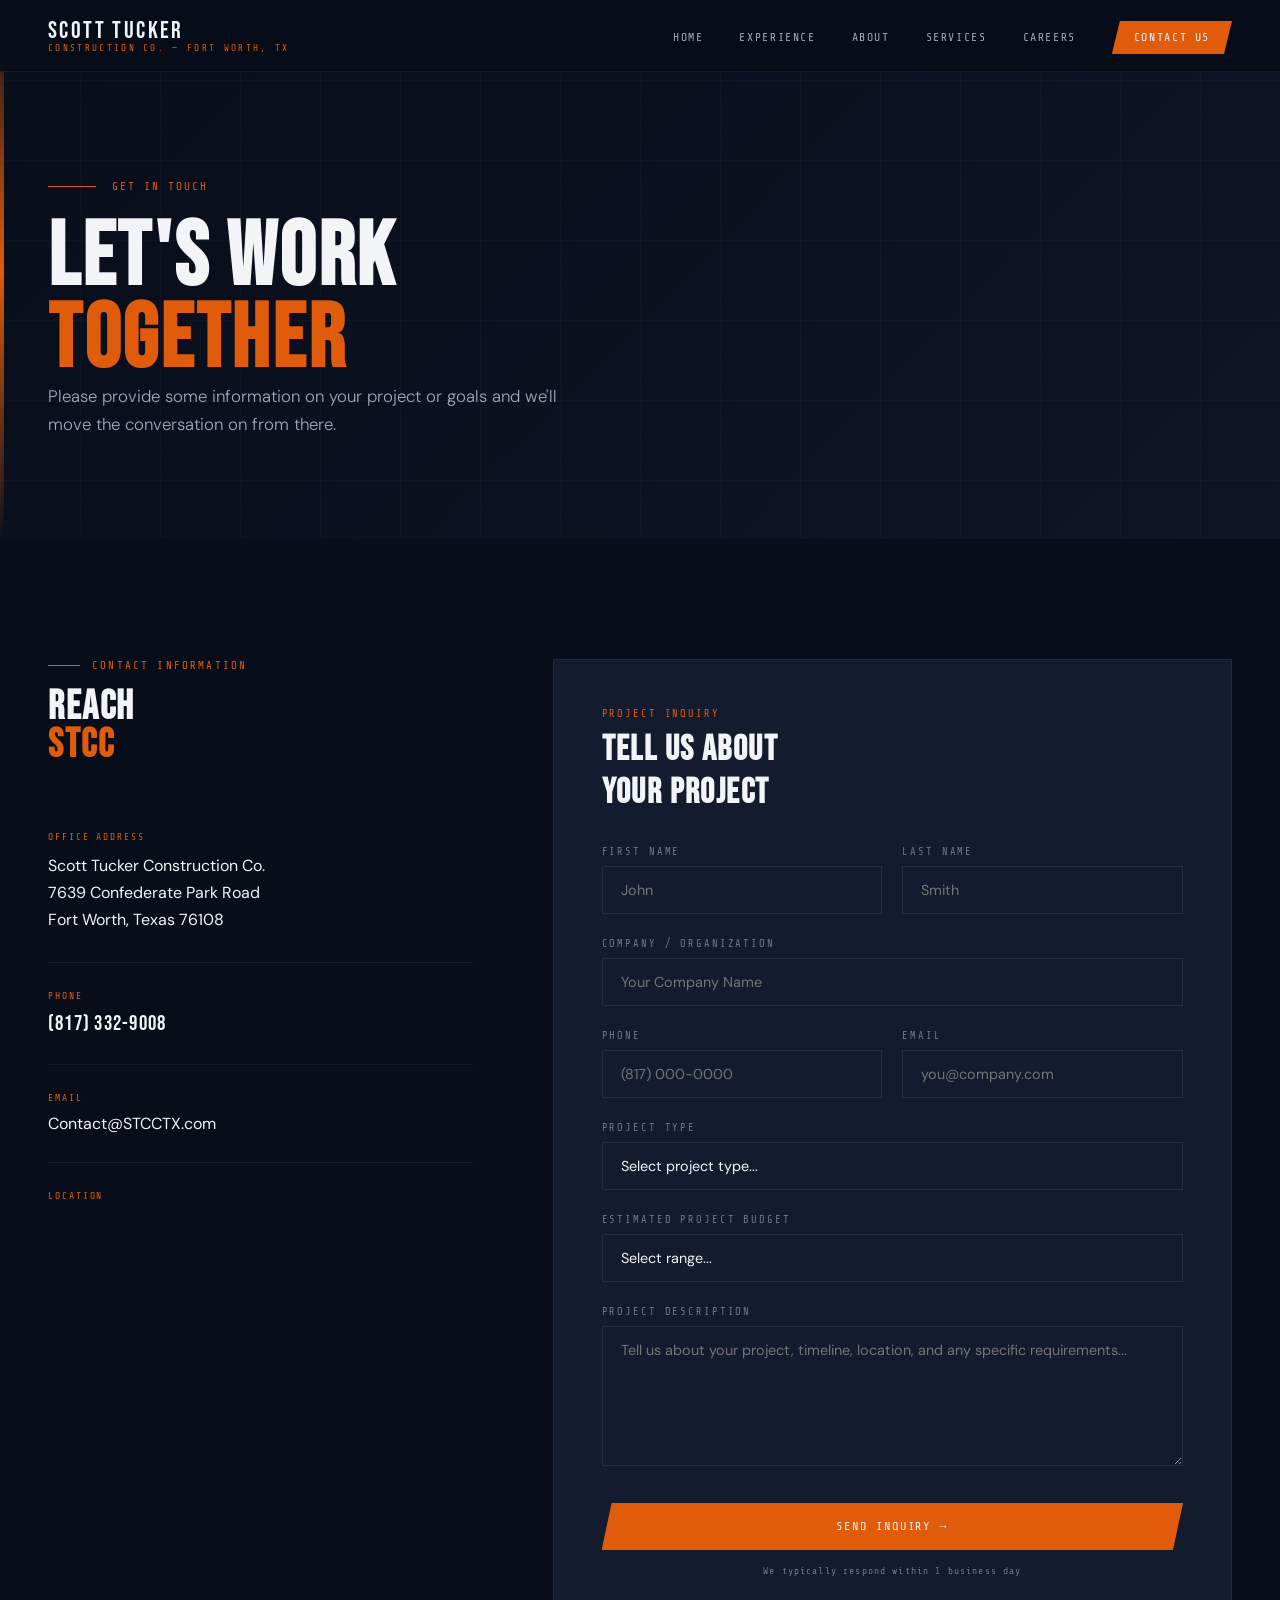
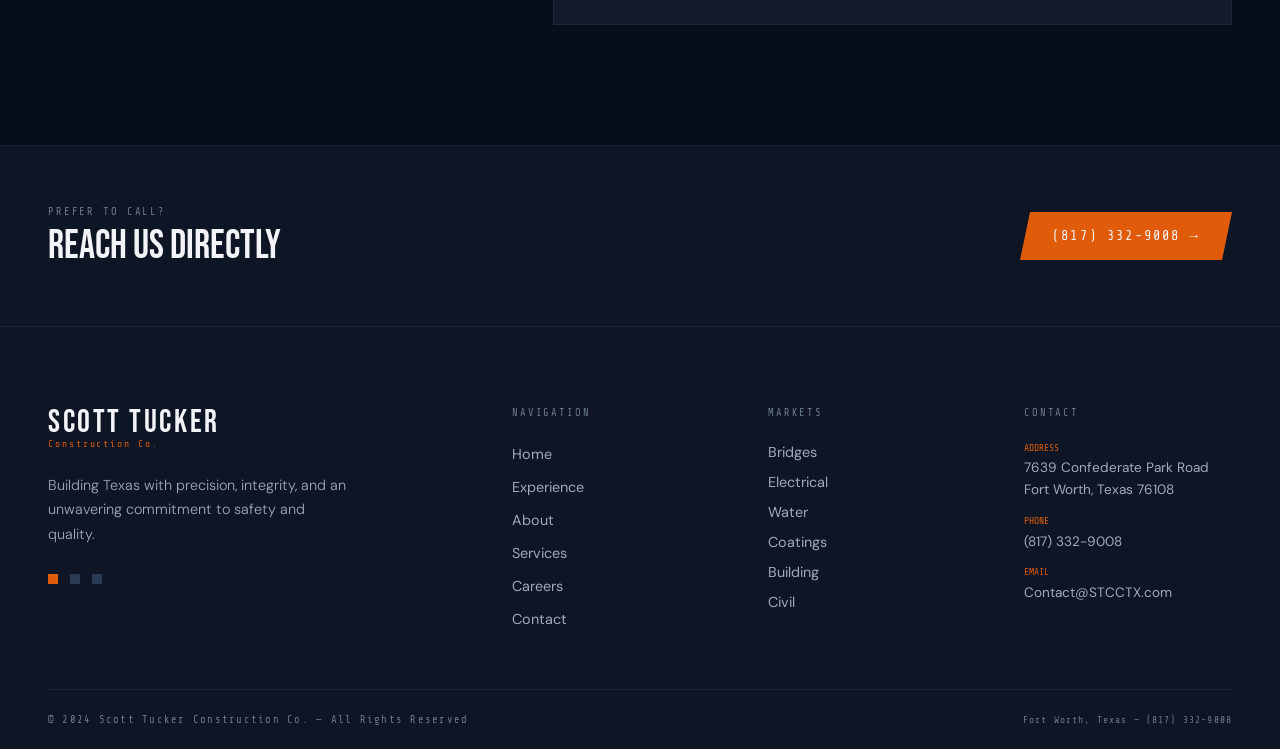
<file: contact.html>
<!DOCTYPE html>
<html lang="en">
<head>
  <meta charset="UTF-8"><meta name="viewport" content="width=device-width, initial-scale=1.0">
  <title>Contact | Scott Tucker Construction Co.</title>
  <link rel="stylesheet" href="style.css">
  <style>
    .contact-grid { display: grid; grid-template-columns: 1fr 1.6fr; gap: 80px; }
    .contact-info-item { padding: 28px 0; border-bottom: 1px solid rgba(255,255,255,0.06); }
    .map-embed { width: 100%; height: 280px; border: 0; filter: grayscale(1) invert(0.9) brightness(0.4); }
    @media(max-width:900px){ .contact-grid{grid-template-columns:1fr;gap:48px;} }
  </style>
</head>
<body data-page="contact">
<div id="nav-placeholder"></div>

<section class="page-hero">
  <div class="page-hero-bg"></div>
  <div class="grid-overlay"></div>
  <div class="hero-accent-line"></div>
  <div class="container" style="position:relative;z-index:2;">
    <div class="hero-eyebrow animate-fade-up anim-delay-1"><div class="hero-eyebrow-line"></div><span style="font-family:var(--mono);font-size:0.7rem;letter-spacing:0.18em;color:var(--orange);text-transform:uppercase;">Get In Touch</span></div>
    <h1 class="hero-h1 animate-fade-up anim-delay-2" style="font-size:clamp(3rem,7vw,7rem);">Let's Work<br><span>Together</span></h1>
    <p class="hero-sub animate-fade-up anim-delay-3">Please provide some information on your project or goals and we'll move the conversation on from there.</p>
  </div>
</section>

<section class="section-pad">
  <div class="container">
    <div class="contact-grid">
      <!-- Info Column -->
      <div>
        <div class="section-tag">Contact Information</div>
        <h2 class="section-h2" style="font-size:2.5rem;margin-bottom:40px;">Reach<br><em>STCC</em></h2>

        <div class="contact-info-item">
          <div style="font-family:var(--mono);font-size:0.6rem;letter-spacing:0.2em;color:var(--orange);text-transform:uppercase;margin-bottom:10px;">Office Address</div>
          <div style="font-size:1rem;line-height:1.7;">Scott Tucker Construction Co.<br>7639 Confederate Park Road<br>Fort Worth, Texas 76108</div>
        </div>

        <div class="contact-info-item">
          <div style="font-family:var(--mono);font-size:0.6rem;letter-spacing:0.2em;color:var(--orange);text-transform:uppercase;margin-bottom:10px;">Phone</div>
          <a href="tel:8173329008" style="font-size:1.3rem;color:var(--white);text-decoration:none;font-family:'Bebas Neue',sans-serif;letter-spacing:0.06em;transition:color 0.2s;" onmouseover="this.style.color='var(--orange)'" onmouseout="this.style.color='var(--white)'">(817) 332-9008</a>
        </div>

        <div class="contact-info-item">
          <div style="font-family:var(--mono);font-size:0.6rem;letter-spacing:0.2em;color:var(--orange);text-transform:uppercase;margin-bottom:10px;">Email</div>
          <a href="mailto:Contact@STCCTX.com" style="font-size:1rem;color:var(--white);text-decoration:none;transition:color 0.2s;" onmouseover="this.style.color='var(--orange)'" onmouseout="this.style.color='var(--white)'">Contact@STCCTX.com</a>
        </div>

        <div class="contact-info-item" style="border-bottom:none;">
          <div style="font-family:var(--mono);font-size:0.6rem;letter-spacing:0.2em;color:var(--orange);text-transform:uppercase;margin-bottom:16px;">Location</div>
          <iframe
            title="STCC Location"
            class="map-embed"
            src="https://maps.google.com/maps?q=7639+Confederate+Park+Road+Fort+Worth+Texas+76108&output=embed"
            allowfullscreen loading="lazy">
          </iframe>
        </div>
      </div>

      <!-- Form Column -->
      <div>
        <div style="background:var(--navy-card);border:1px solid rgba(255,255,255,0.06);padding:48px;">
          <div style="font-family:var(--mono);font-size:0.65rem;letter-spacing:0.18em;text-transform:uppercase;color:var(--orange);margin-bottom:8px;">Project Inquiry</div>
          <h3 style="font-family:'Bebas Neue',sans-serif;font-size:2.2rem;margin-bottom:32px;">Tell Us About<br>Your Project</h3>
          <form onsubmit="return false;">
            <div style="display:grid;grid-template-columns:1fr 1fr;gap:20px;">
              <div class="form-group"><label class="form-label">First Name</label><input type="text" class="form-input" placeholder="John"></div>
              <div class="form-group"><label class="form-label">Last Name</label><input type="text" class="form-input" placeholder="Smith"></div>
            </div>
            <div class="form-group"><label class="form-label">Company / Organization</label><input type="text" class="form-input" placeholder="Your Company Name"></div>
            <div style="display:grid;grid-template-columns:1fr 1fr;gap:20px;">
              <div class="form-group"><label class="form-label">Phone</label><input type="tel" class="form-input" placeholder="(817) 000-0000"></div>
              <div class="form-group"><label class="form-label">Email</label><input type="email" class="form-input" placeholder="you@company.com"></div>
            </div>
            <div class="form-group">
              <label class="form-label">Project Type</label>
              <select class="form-select form-input">
                <option value="">Select project type...</option>
                <option>Commercial Building</option>
                <option>Bridge / Structural</option>
                <option>Water / Wastewater</option>
                <option>Industrial Electrical</option>
                <option>Civil / Site Work</option>
                <option>Coatings</option>
                <option>Other</option>
              </select>
            </div>
            <div class="form-group">
              <label class="form-label">Estimated Project Budget</label>
              <select class="form-select form-input">
                <option value="">Select range...</option>
                <option>Under $250,000</option>
                <option>$250K – $500K</option>
                <option>$500K – $1M</option>
                <option>$1M – $5M</option>
                <option>$5M+</option>
              </select>
            </div>
            <div class="form-group"><label class="form-label">Project Description</label><textarea class="form-textarea" placeholder="Tell us about your project, timeline, location, and any specific requirements..."></textarea></div>
            <button type="submit" class="btn-primary" style="width:100%;justify-content:center;margin-top:8px;">Send Inquiry &rarr;</button>
            <div style="font-family:var(--mono);font-size:0.6rem;letter-spacing:0.12em;color:var(--gray-mid);text-align:center;margin-top:16px;">We typically respond within 1 business day</div>
          </form>
        </div>
      </div>
    </div>
  </div>
</section>

<!-- ALTERNATIVE CONTACT CTA -->
<section style="background:var(--navy-mid);border-top:1px solid rgba(255,255,255,0.06);padding:60px 0;">
  <div class="container">
    <div style="display:flex;justify-content:space-between;align-items:center;flex-wrap:wrap;gap:32px;">
      <div>
        <div style="font-family:var(--mono);font-size:0.65rem;letter-spacing:0.18em;text-transform:uppercase;color:var(--gray-mid);margin-bottom:8px;">Prefer to call?</div>
        <div style="font-family:'Bebas Neue',sans-serif;font-size:2.5rem;line-height:1;">Reach us directly</div>
      </div>
      <a href="tel:8173329008" class="btn-primary" style="font-size:0.85rem;">(817) 332-9008 &rarr;</a>
    </div>
  </div>
</section>

<div id="footer-placeholder"></div>
<script src="nav.js"></script>
</body>
</html>
</file>
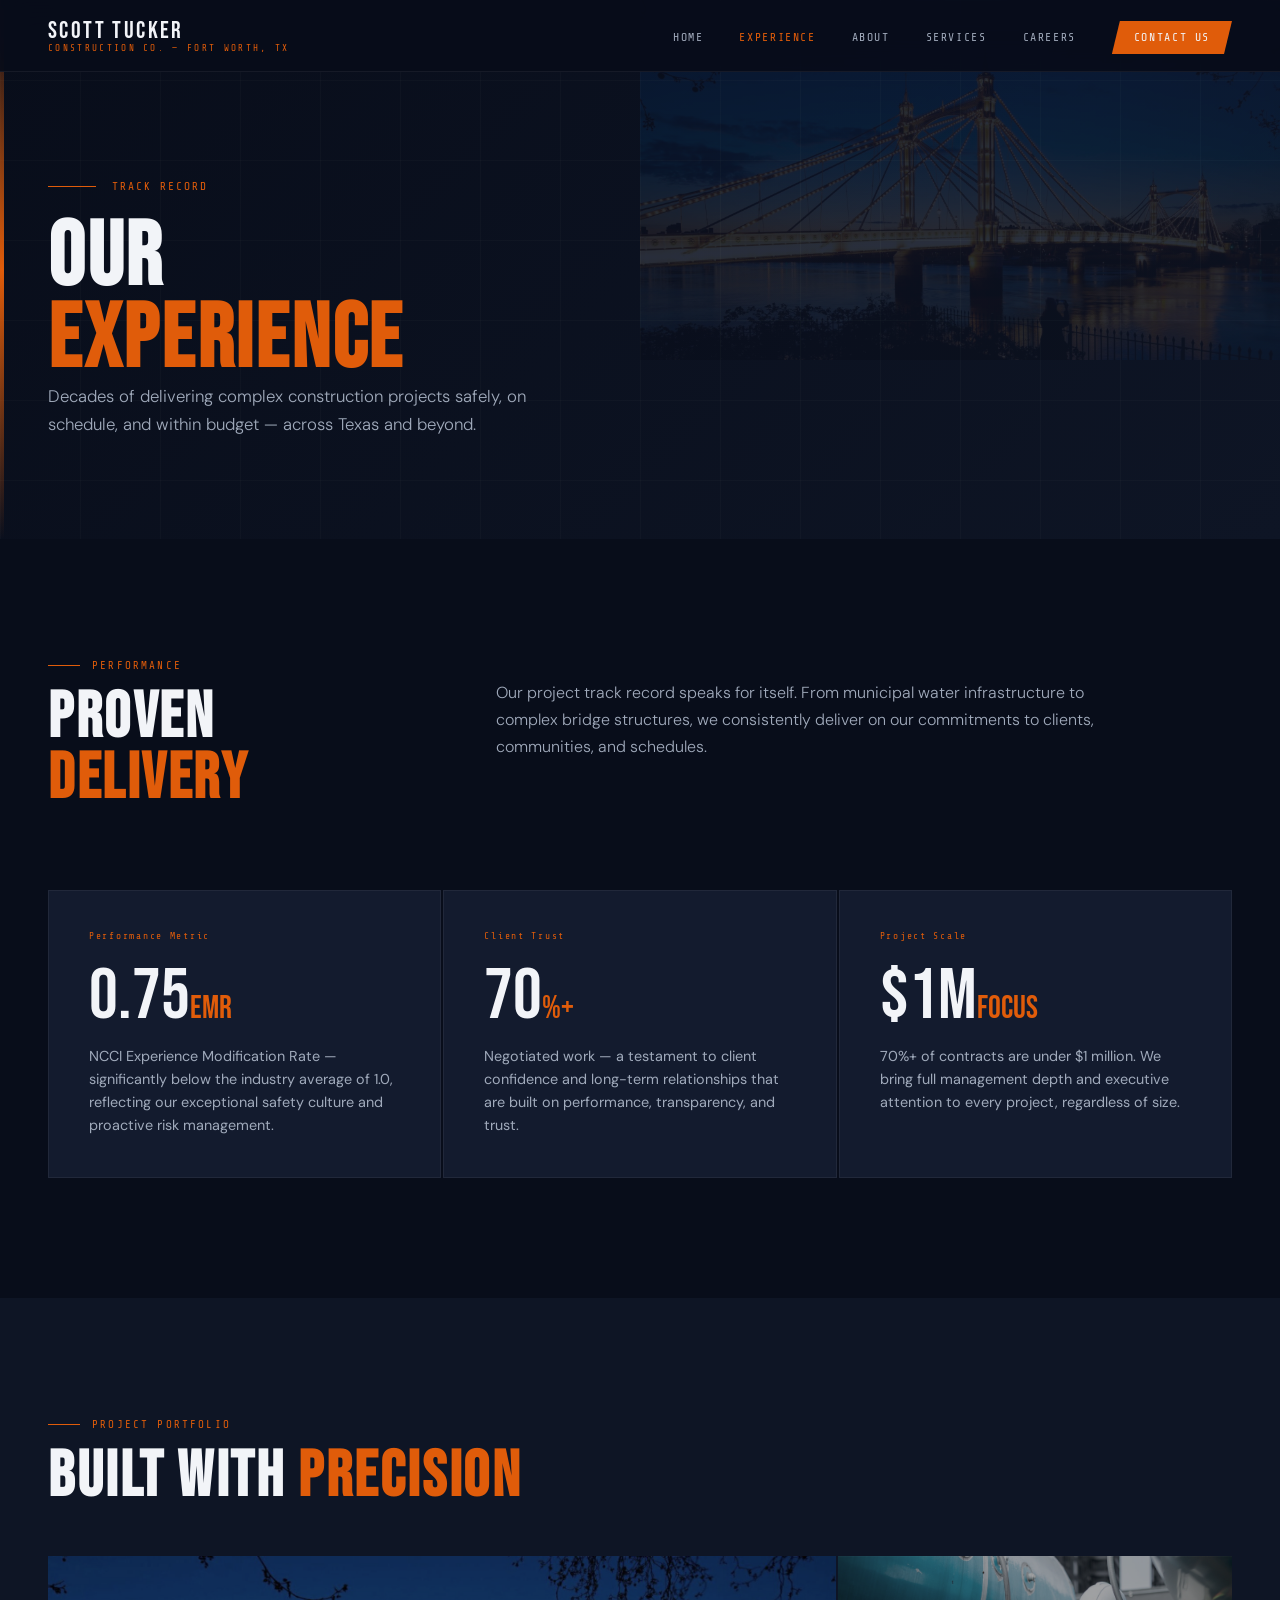
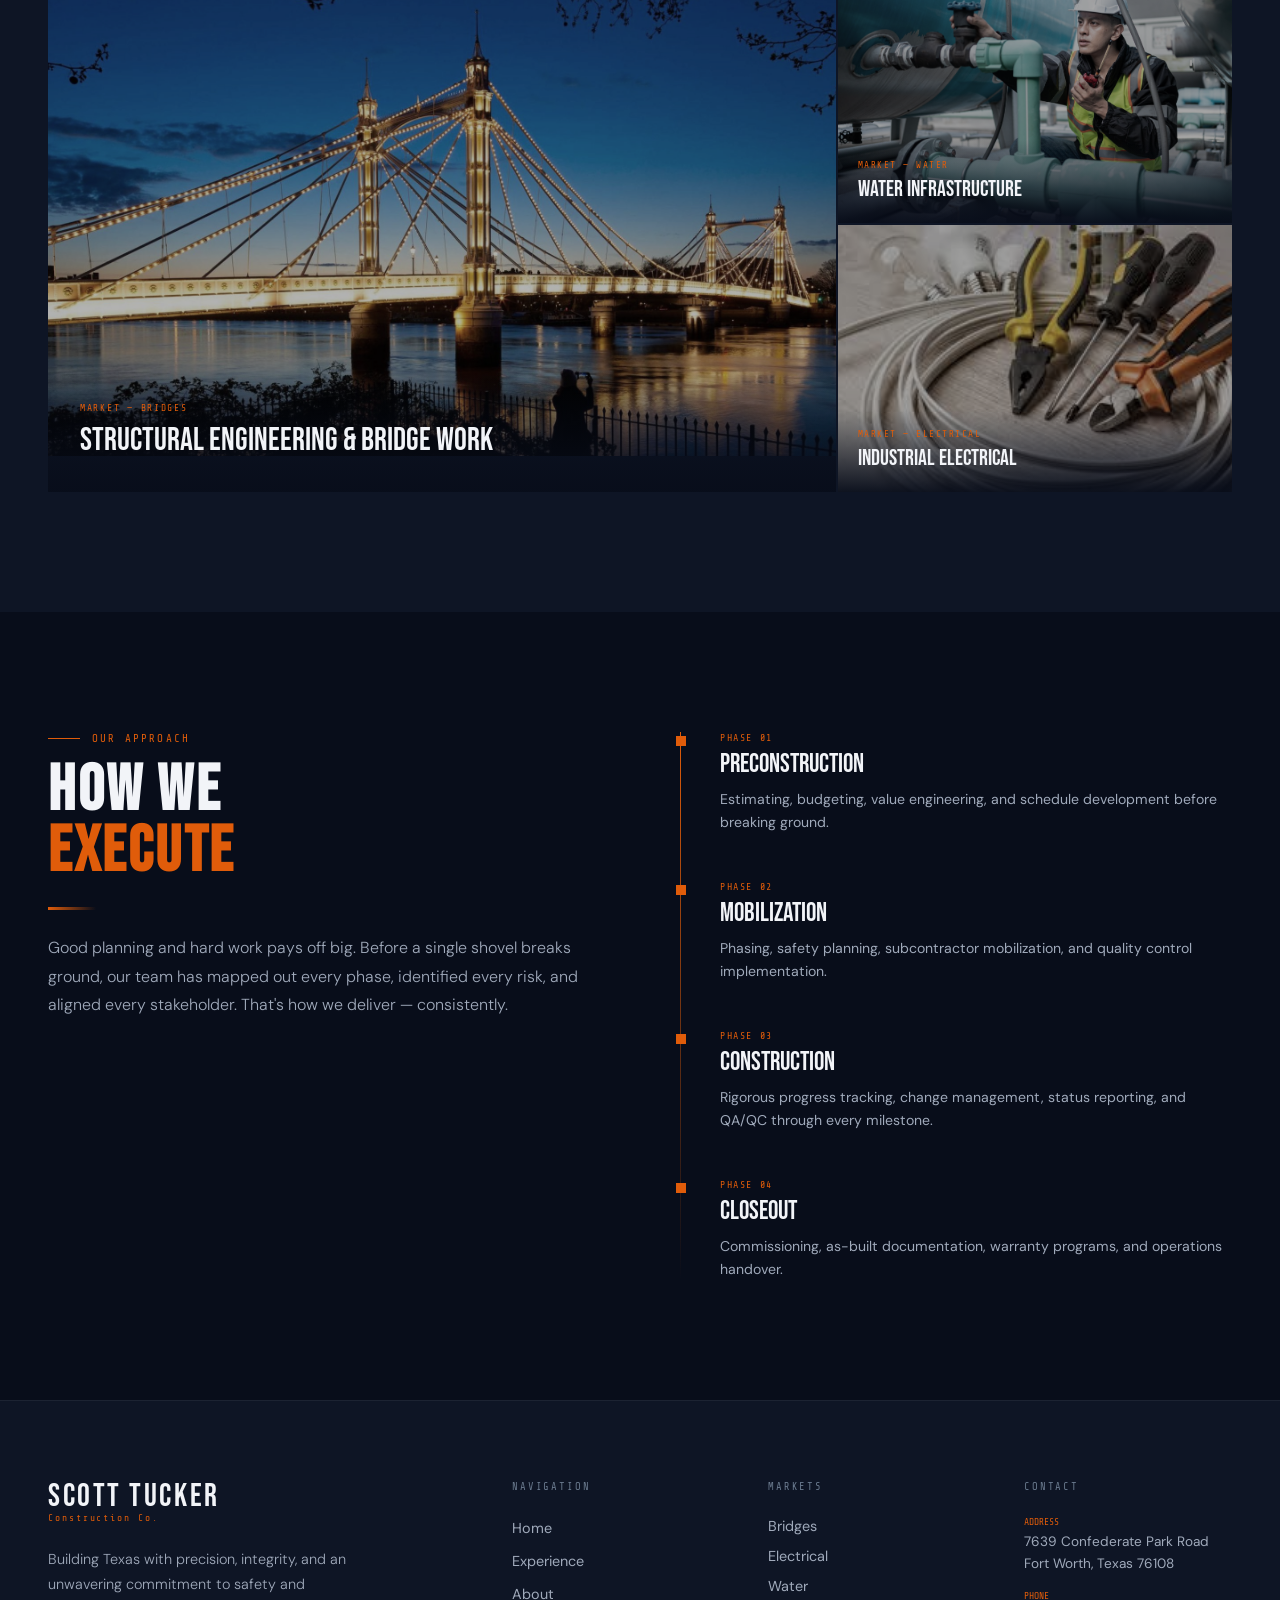
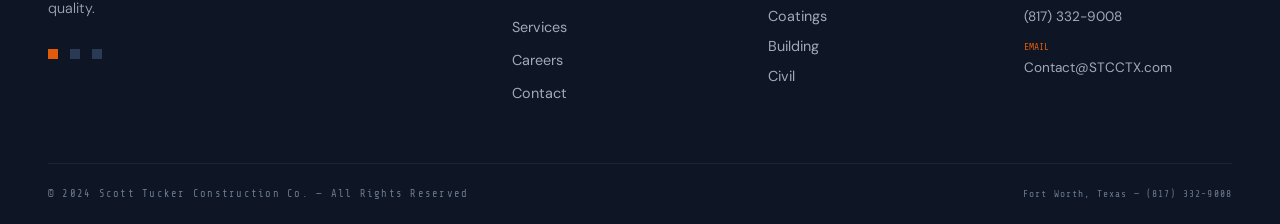
<file: experience.html>
<!DOCTYPE html>
<html lang="en">
<head>
  <meta charset="UTF-8"><meta name="viewport" content="width=device-width, initial-scale=1.0">
  <title>Experience | Scott Tucker Construction Co.</title>
  <link rel="stylesheet" href="style.css">
  <style>
    .exp-grid { display: grid; grid-template-columns: repeat(3,1fr); gap: 2px; }
    .exp-card { background: var(--navy-card); border: 1px solid rgba(255,255,255,0.06); padding: 40px; transition: border-color 0.3s; position: relative; overflow: hidden; }
    .exp-card:hover { border-color: rgba(224,92,10,0.4); }
    .exp-card::after { content: ''; position: absolute; bottom: 0; left: 0; right: 0; height: 2px; background: var(--orange); transform: scaleX(0); transition: transform 0.4s; transform-origin: left; }
    .exp-card:hover::after { transform: scaleX(1); }
    .timeline { position: relative; padding-left: 40px; }
    .timeline::before { content: ''; position: absolute; left: 0; top: 0; bottom: 0; width: 1px; background: linear-gradient(to bottom, var(--orange), transparent); }
    .timeline-item { position: relative; margin-bottom: 48px; }
    .timeline-dot { position: absolute; left: -44px; top: 4px; width: 10px; height: 10px; background: var(--orange); }
    .img-gallery { display: grid; grid-template-columns: 2fr 1fr; gap: 2px; }
    .img-gallery-right { display: grid; grid-template-rows: 1fr 1fr; gap: 2px; }
    @media(max-width:900px){ .exp-grid{grid-template-columns:1fr 1fr;} .img-gallery{grid-template-columns:1fr;} }
    @media(max-width:640px){ .exp-grid{grid-template-columns:1fr;} }
  </style>
</head>
<body data-page="experience">
<div id="nav-placeholder"></div>

<section class="page-hero">
  <div class="page-hero-bg"></div>
  <div class="grid-overlay"></div>
  <div class="hero-accent-line"></div>
  <img src="assets/bridges.jpg" alt="" class="page-hero-img">
  <div class="container" style="position:relative;z-index:2;">
    <div class="hero-eyebrow animate-fade-up anim-delay-1"><div class="hero-eyebrow-line"></div><span style="font-family:var(--mono);font-size:0.7rem;letter-spacing:0.18em;color:var(--orange);text-transform:uppercase;">Track Record</span></div>
    <h1 class="hero-h1 animate-fade-up anim-delay-2" style="font-size:clamp(3rem,7vw,7rem);">Our<br><span>Experience</span></h1>
    <p class="hero-sub animate-fade-up anim-delay-3">Decades of delivering complex construction projects safely, on schedule, and within budget — across Texas and beyond.</p>
  </div>
</section>

<!-- PROOF POINTS -->
<section class="section-pad">
  <div class="container">
    <div style="display:grid;grid-template-columns:1fr 2fr;gap:80px;align-items:start;margin-bottom:80px;">
      <div><div class="section-tag">Performance</div><h2 class="section-h2">Proven<br><em>Delivery</em></h2></div>
      <div><p class="section-desc">Our project track record speaks for itself. From municipal water infrastructure to complex bridge structures, we consistently deliver on our commitments to clients, communities, and schedules.</p></div>
    </div>
    <div class="exp-grid">
      <div class="exp-card">
        <div style="font-family:var(--mono);font-size:0.6rem;letter-spacing:0.18em;color:var(--orange);margin-bottom:20px;">Performance Metric</div>
        <div style="font-family:'Bebas Neue',sans-serif;font-size:4.5rem;line-height:1;margin-bottom:12px;">0.75<span style="font-size:2rem;color:var(--orange);">EMR</span></div>
        <div style="color:var(--gray-light);font-size:0.9rem;line-height:1.6;">NCCI Experience Modification Rate — significantly below the industry average of 1.0, reflecting our exceptional safety culture and proactive risk management.</div>
      </div>
      <div class="exp-card">
        <div style="font-family:var(--mono);font-size:0.6rem;letter-spacing:0.18em;color:var(--orange);margin-bottom:20px;">Client Trust</div>
        <div style="font-family:'Bebas Neue',sans-serif;font-size:4.5rem;line-height:1;margin-bottom:12px;">70<span style="font-size:2rem;color:var(--orange);">%+</span></div>
        <div style="color:var(--gray-light);font-size:0.9rem;line-height:1.6;">Negotiated work — a testament to client confidence and long-term relationships that are built on performance, transparency, and trust.</div>
      </div>
      <div class="exp-card">
        <div style="font-family:var(--mono);font-size:0.6rem;letter-spacing:0.18em;color:var(--orange);margin-bottom:20px;">Project Scale</div>
        <div style="font-family:'Bebas Neue',sans-serif;font-size:4.5rem;line-height:1;margin-bottom:12px;">$1M<span style="font-size:2rem;color:var(--orange);">Focus</span></div>
        <div style="color:var(--gray-light);font-size:0.9rem;line-height:1.6;">70%+ of contracts are under $1 million. We bring full management depth and executive attention to every project, regardless of size.</div>
      </div>
    </div>
  </div>
</section>

<!-- IMAGE SHOWCASE -->
<section class="section-pad bg-navy-mid">
  <div class="container">
    <div class="section-tag">Project Portfolio</div>
    <h2 class="section-h2" style="margin-bottom:48px;">Built with <em>Precision</em></h2>
    <div class="img-gallery">
      <div style="position:relative;">
        <img src="assets/bridges.jpg" alt="Bridge project" style="width:100%;height:500px;object-fit:cover;filter:brightness(0.7) saturate(0.65);">
        <div style="position:absolute;bottom:0;left:0;right:0;padding:32px;background:linear-gradient(to top,rgba(8,13,26,0.95),transparent);">
          <div style="font-family:var(--mono);font-size:0.6rem;letter-spacing:0.18em;color:var(--orange);text-transform:uppercase;margin-bottom:8px;">Market — Bridges</div>
          <div style="font-family:'Bebas Neue',sans-serif;font-size:2rem;">Structural Engineering &amp; Bridge Work</div>
        </div>
      </div>
      <div class="img-gallery-right">
        <div style="position:relative;">
          <img src="assets/water.jpg" alt="Water project" style="width:100%;height:100%;object-fit:cover;filter:brightness(0.65) saturate(0.6);">
          <div style="position:absolute;bottom:0;left:0;right:0;padding:20px;background:linear-gradient(to top,rgba(8,13,26,0.95),transparent);">
            <div style="font-family:var(--mono);font-size:0.58rem;letter-spacing:0.16em;color:var(--orange);text-transform:uppercase;margin-bottom:6px;">Market — Water</div>
            <div style="font-family:'Bebas Neue',sans-serif;font-size:1.4rem;">Water Infrastructure</div>
          </div>
        </div>
        <div style="position:relative;">
          <img src="assets/electrical.jpg" alt="Electrical project" style="width:100%;height:100%;object-fit:cover;filter:brightness(0.65) saturate(0.6);">
          <div style="position:absolute;bottom:0;left:0;right:0;padding:20px;background:linear-gradient(to top,rgba(8,13,26,0.95),transparent);">
            <div style="font-family:var(--mono);font-size:0.58rem;letter-spacing:0.16em;color:var(--orange);text-transform:uppercase;margin-bottom:6px;">Market — Electrical</div>
            <div style="font-family:'Bebas Neue',sans-serif;font-size:1.4rem;">Industrial Electrical</div>
          </div>
        </div>
      </div>
    </div>
  </div>
</section>

<!-- APPROACH -->
<section class="section-pad">
  <div class="container">
    <div style="display:grid;grid-template-columns:1fr 1fr;gap:80px;">
      <div>
        <div class="section-tag">Our Approach</div>
        <h2 class="section-h2">How We<br><em>Execute</em></h2>
        <div class="divider-orange"></div>
        <p style="color:var(--gray-light);font-size:1rem;line-height:1.8;font-weight:300;">Good planning and hard work pays off big. Before a single shovel breaks ground, our team has mapped out every phase, identified every risk, and aligned every stakeholder. That's how we deliver — consistently.</p>
      </div>
      <div>
        <div class="timeline">
          <div class="timeline-item"><div class="timeline-dot"></div><div style="font-family:var(--mono);font-size:0.62rem;letter-spacing:0.16em;color:var(--orange);text-transform:uppercase;margin-bottom:6px;">Phase 01</div><div style="font-family:'Bebas Neue',sans-serif;font-size:1.6rem;margin-bottom:8px;">Preconstruction</div><div style="color:var(--gray-light);font-size:0.88rem;line-height:1.6;">Estimating, budgeting, value engineering, and schedule development before breaking ground.</div></div>
          <div class="timeline-item"><div class="timeline-dot"></div><div style="font-family:var(--mono);font-size:0.62rem;letter-spacing:0.16em;color:var(--orange);text-transform:uppercase;margin-bottom:6px;">Phase 02</div><div style="font-family:'Bebas Neue',sans-serif;font-size:1.6rem;margin-bottom:8px;">Mobilization</div><div style="color:var(--gray-light);font-size:0.88rem;line-height:1.6;">Phasing, safety planning, subcontractor mobilization, and quality control implementation.</div></div>
          <div class="timeline-item"><div class="timeline-dot"></div><div style="font-family:var(--mono);font-size:0.62rem;letter-spacing:0.16em;color:var(--orange);text-transform:uppercase;margin-bottom:6px;">Phase 03</div><div style="font-family:'Bebas Neue',sans-serif;font-size:1.6rem;margin-bottom:8px;">Construction</div><div style="color:var(--gray-light);font-size:0.88rem;line-height:1.6;">Rigorous progress tracking, change management, status reporting, and QA/QC through every milestone.</div></div>
          <div class="timeline-item" style="margin-bottom:0;"><div class="timeline-dot"></div><div style="font-family:var(--mono);font-size:0.62rem;letter-spacing:0.16em;color:var(--orange);text-transform:uppercase;margin-bottom:6px;">Phase 04</div><div style="font-family:'Bebas Neue',sans-serif;font-size:1.6rem;margin-bottom:8px;">Closeout</div><div style="color:var(--gray-light);font-size:0.88rem;line-height:1.6;">Commissioning, as-built documentation, warranty programs, and operations handover.</div></div>
        </div>
      </div>
    </div>
  </div>
</section>

<div id="footer-placeholder"></div>
<script src="nav.js"></script>
</body>
</html>
</file>
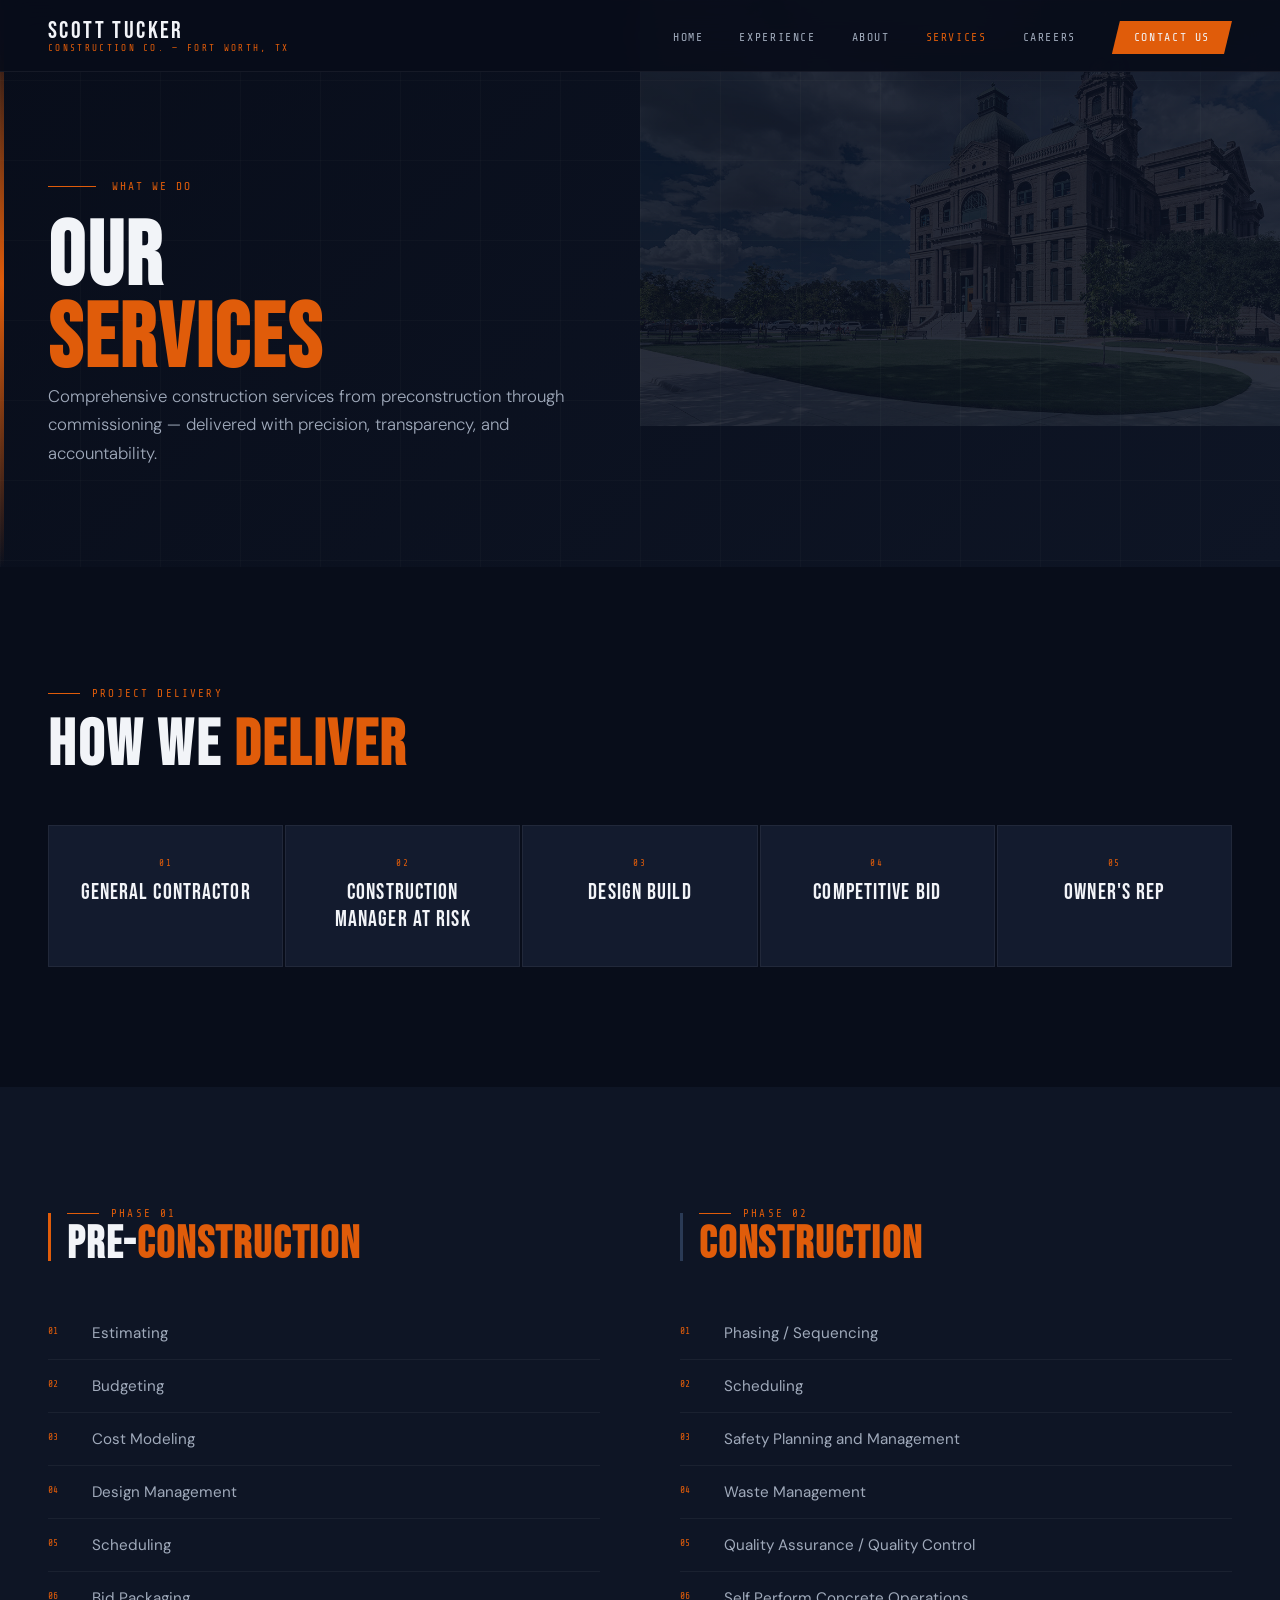
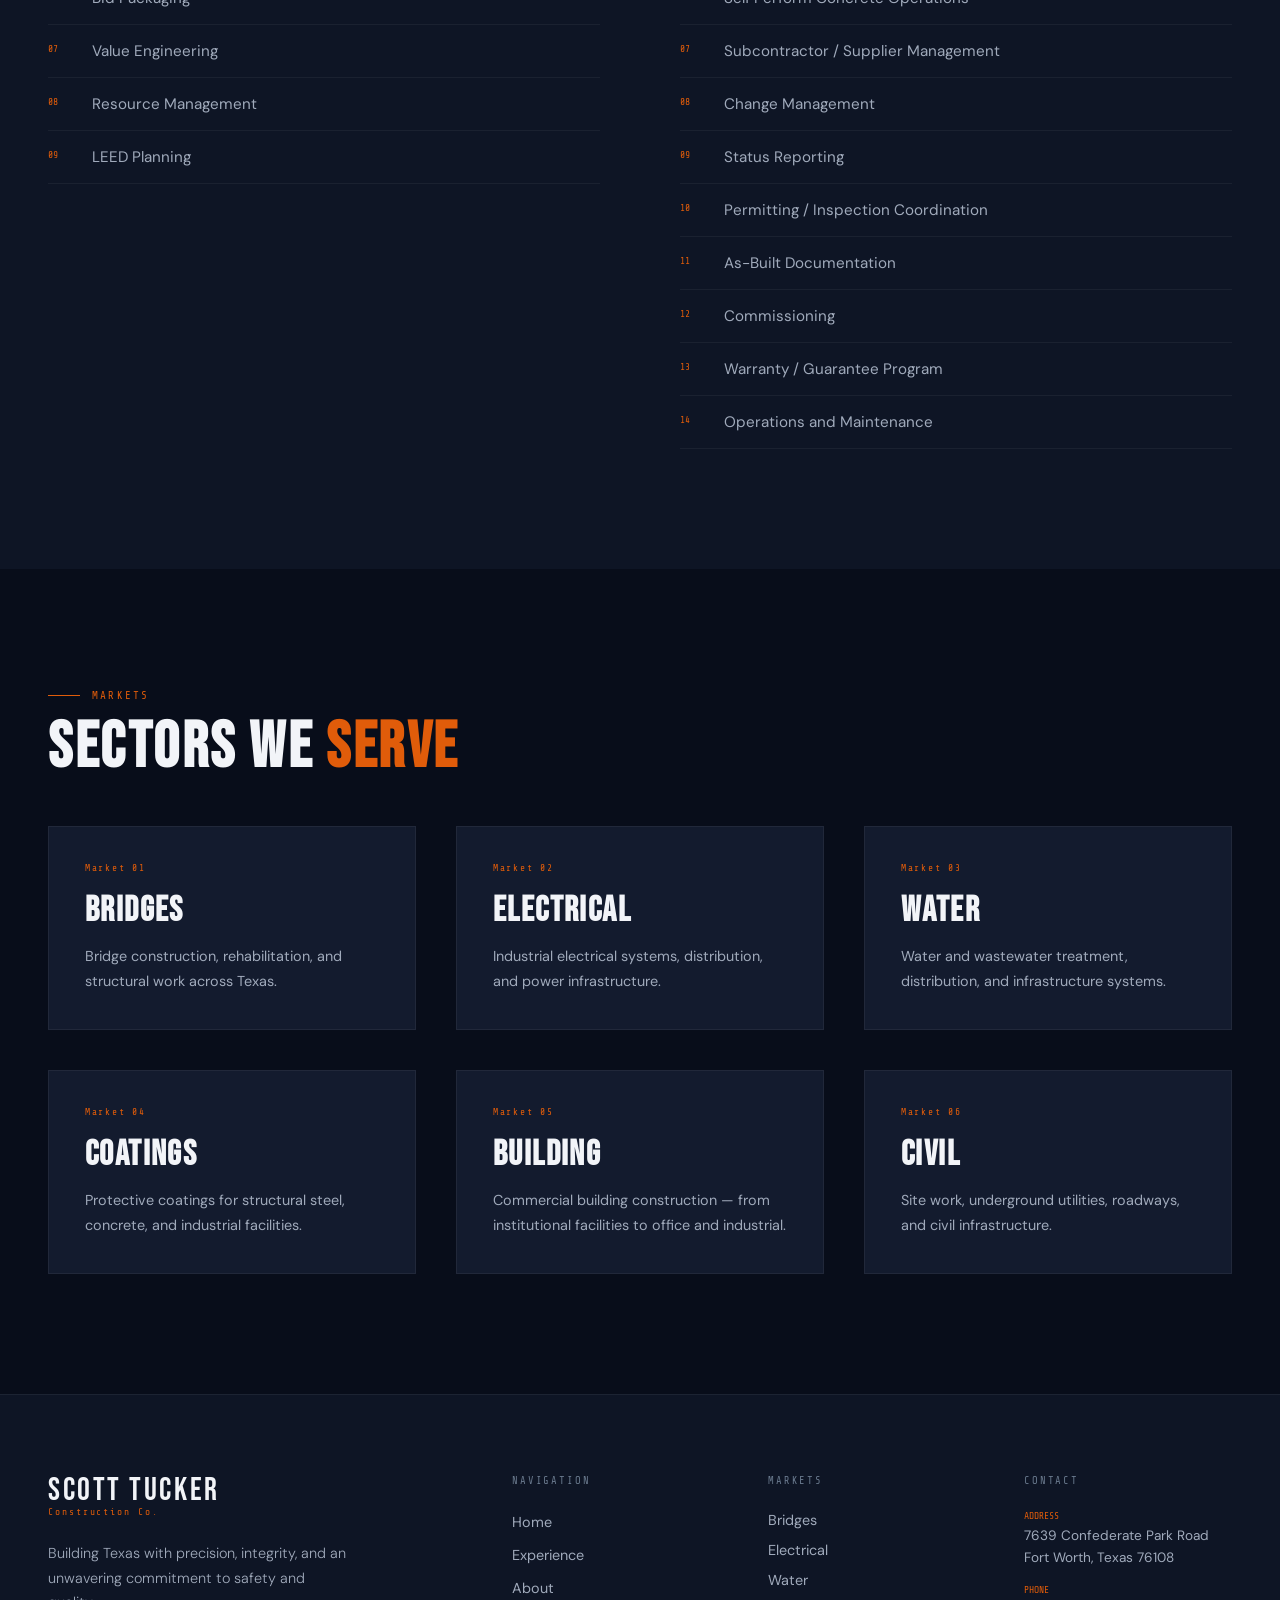
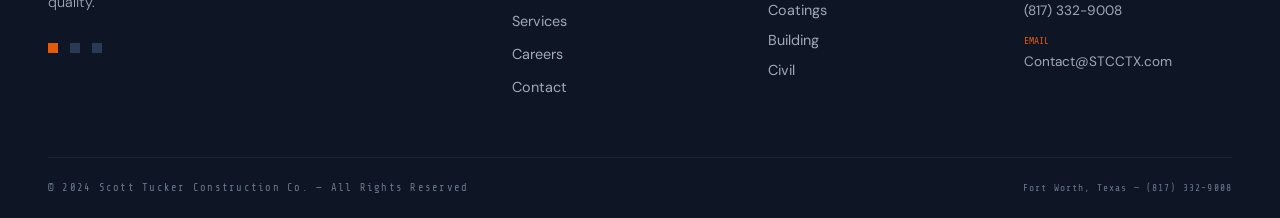
<file: services.html>
<!DOCTYPE html>
<html lang="en">
<head>
  <meta charset="UTF-8"><meta name="viewport" content="width=device-width, initial-scale=1.0">
  <title>Services | Scott Tucker Construction Co.</title>
  <link rel="stylesheet" href="style.css">
  <style>
    .delivery-grid { display: grid; grid-template-columns: repeat(5,1fr); gap: 2px; }
    .delivery-card { background: var(--navy-card); border: 1px solid rgba(255,255,255,0.06); padding: 32px 24px; text-align: center; transition: border-color 0.3s, background 0.3s; }
    .delivery-card:hover { border-color: var(--orange); background: var(--steel); }
    .delivery-num { font-family: var(--mono); font-size: 0.58rem; color: var(--orange); letter-spacing: 0.2em; margin-bottom: 12px; }
    .delivery-title { font-family: 'Bebas Neue', sans-serif; font-size: 1.4rem; letter-spacing: 0.05em; line-height: 1.2; }
    .services-cols { display: grid; grid-template-columns: 1fr 1fr; gap: 80px; }
    .services-3 { display: grid; grid-template-columns: 1fr 1fr 1fr; gap: 40px; }
    @media(max-width:900px){ .delivery-grid{grid-template-columns:repeat(2,1fr);} .services-cols{grid-template-columns:1fr;gap:48px;} .services-3{grid-template-columns:1fr 1fr;} }
    @media(max-width:640px){ .delivery-grid{grid-template-columns:1fr;} .services-3{grid-template-columns:1fr;} }
  </style>
</head>
<body data-page="services">
<div id="nav-placeholder"></div>

<section class="page-hero">
  <div class="page-hero-bg"></div>
  <div class="grid-overlay"></div>
  <div class="hero-accent-line"></div>
  <img src="assets/building.jpg" alt="" class="page-hero-img">
  <div class="container" style="position:relative;z-index:2;">
    <div class="hero-eyebrow animate-fade-up anim-delay-1"><div class="hero-eyebrow-line"></div><span style="font-family:var(--mono);font-size:0.7rem;letter-spacing:0.18em;color:var(--orange);text-transform:uppercase;">What We Do</span></div>
    <h1 class="hero-h1 animate-fade-up anim-delay-2" style="font-size:clamp(3rem,7vw,7rem);">Our<br><span>Services</span></h1>
    <p class="hero-sub animate-fade-up anim-delay-3">Comprehensive construction services from preconstruction through commissioning — delivered with precision, transparency, and accountability.</p>
  </div>
</section>

<!-- DELIVERY METHODS -->
<section class="section-pad">
  <div class="container">
    <div class="section-tag">Project Delivery</div>
    <h2 class="section-h2" style="margin-bottom:48px;">How We <em>Deliver</em></h2>
    <div class="delivery-grid">
      <div class="delivery-card"><div class="delivery-num">01</div><div class="delivery-title">General Contractor</div></div>
      <div class="delivery-card"><div class="delivery-num">02</div><div class="delivery-title">Construction Manager at Risk</div></div>
      <div class="delivery-card"><div class="delivery-num">03</div><div class="delivery-title">Design Build</div></div>
      <div class="delivery-card"><div class="delivery-num">04</div><div class="delivery-title">Competitive Bid</div></div>
      <div class="delivery-card"><div class="delivery-num">05</div><div class="delivery-title">Owner's Rep</div></div>
    </div>
  </div>
</section>

<!-- PRECONSTRUCTION & CONSTRUCTION -->
<section class="section-pad bg-navy-mid">
  <div class="container">
    <div class="services-cols">
      <div>
        <div style="display:flex;align-items:center;gap:16px;margin-bottom:40px;">
          <div style="width:3px;height:48px;background:var(--orange);"></div>
          <div><div class="section-tag" style="margin-bottom:4px;">Phase 01</div><h2 class="section-h2" style="font-size:2.8rem;">Pre-<em>construction</em></h2></div>
        </div>
        <div>
          <div class="service-item"><div class="service-num">01</div><div class="service-name">Estimating</div></div>
          <div class="service-item"><div class="service-num">02</div><div class="service-name">Budgeting</div></div>
          <div class="service-item"><div class="service-num">03</div><div class="service-name">Cost Modeling</div></div>
          <div class="service-item"><div class="service-num">04</div><div class="service-name">Design Management</div></div>
          <div class="service-item"><div class="service-num">05</div><div class="service-name">Scheduling</div></div>
          <div class="service-item"><div class="service-num">06</div><div class="service-name">Bid Packaging</div></div>
          <div class="service-item"><div class="service-num">07</div><div class="service-name">Value Engineering</div></div>
          <div class="service-item"><div class="service-num">08</div><div class="service-name">Resource Management</div></div>
          <div class="service-item"><div class="service-num">09</div><div class="service-name">LEED Planning</div></div>
        </div>
      </div>
      <div>
        <div style="display:flex;align-items:center;gap:16px;margin-bottom:40px;">
          <div style="width:3px;height:48px;background:var(--steel-mid);"></div>
          <div><div class="section-tag" style="margin-bottom:4px;">Phase 02</div><h2 class="section-h2" style="font-size:2.8rem;"><em>Construction</em></h2></div>
        </div>
        <div>
          <div class="service-item"><div class="service-num">01</div><div class="service-name">Phasing / Sequencing</div></div>
          <div class="service-item"><div class="service-num">02</div><div class="service-name">Scheduling</div></div>
          <div class="service-item"><div class="service-num">03</div><div class="service-name">Safety Planning and Management</div></div>
          <div class="service-item"><div class="service-num">04</div><div class="service-name">Waste Management</div></div>
          <div class="service-item"><div class="service-num">05</div><div class="service-name">Quality Assurance / Quality Control</div></div>
          <div class="service-item"><div class="service-num">06</div><div class="service-name">Self Perform Concrete Operations</div></div>
          <div class="service-item"><div class="service-num">07</div><div class="service-name">Subcontractor / Supplier Management</div></div>
          <div class="service-item"><div class="service-num">08</div><div class="service-name">Change Management</div></div>
          <div class="service-item"><div class="service-num">09</div><div class="service-name">Status Reporting</div></div>
          <div class="service-item"><div class="service-num">10</div><div class="service-name">Permitting / Inspection Coordination</div></div>
          <div class="service-item"><div class="service-num">11</div><div class="service-name">As-Built Documentation</div></div>
          <div class="service-item"><div class="service-num">12</div><div class="service-name">Commissioning</div></div>
          <div class="service-item"><div class="service-num">13</div><div class="service-name">Warranty / Guarantee Program</div></div>
          <div class="service-item"><div class="service-num">14</div><div class="service-name">Operations and Maintenance</div></div>
        </div>
      </div>
    </div>
  </div>
</section>

<!-- MARKETS SUMMARY -->
<section class="section-pad">
  <div class="container">
    <div class="section-tag">Markets</div>
    <h2 class="section-h2" style="margin-bottom:48px;">Sectors We <em>Serve</em></h2>
    <div class="services-3">
      <div class="feature-card"><div style="font-family:var(--mono);font-size:0.6rem;letter-spacing:0.18em;color:var(--orange);margin-bottom:16px;">Market 01</div><h3 style="font-family:'Bebas Neue',sans-serif;font-size:2.2rem;margin-bottom:12px;">Bridges</h3><p style="color:var(--gray-light);font-size:0.9rem;line-height:1.7;">Bridge construction, rehabilitation, and structural work across Texas.</p></div>
      <div class="feature-card"><div style="font-family:var(--mono);font-size:0.6rem;letter-spacing:0.18em;color:var(--orange);margin-bottom:16px;">Market 02</div><h3 style="font-family:'Bebas Neue',sans-serif;font-size:2.2rem;margin-bottom:12px;">Electrical</h3><p style="color:var(--gray-light);font-size:0.9rem;line-height:1.7;">Industrial electrical systems, distribution, and power infrastructure.</p></div>
      <div class="feature-card"><div style="font-family:var(--mono);font-size:0.6rem;letter-spacing:0.18em;color:var(--orange);margin-bottom:16px;">Market 03</div><h3 style="font-family:'Bebas Neue',sans-serif;font-size:2.2rem;margin-bottom:12px;">Water</h3><p style="color:var(--gray-light);font-size:0.9rem;line-height:1.7;">Water and wastewater treatment, distribution, and infrastructure systems.</p></div>
      <div class="feature-card"><div style="font-family:var(--mono);font-size:0.6rem;letter-spacing:0.18em;color:var(--orange);margin-bottom:16px;">Market 04</div><h3 style="font-family:'Bebas Neue',sans-serif;font-size:2.2rem;margin-bottom:12px;">Coatings</h3><p style="color:var(--gray-light);font-size:0.9rem;line-height:1.7;">Protective coatings for structural steel, concrete, and industrial facilities.</p></div>
      <div class="feature-card"><div style="font-family:var(--mono);font-size:0.6rem;letter-spacing:0.18em;color:var(--orange);margin-bottom:16px;">Market 05</div><h3 style="font-family:'Bebas Neue',sans-serif;font-size:2.2rem;margin-bottom:12px;">Building</h3><p style="color:var(--gray-light);font-size:0.9rem;line-height:1.7;">Commercial building construction — from institutional facilities to office and industrial.</p></div>
      <div class="feature-card"><div style="font-family:var(--mono);font-size:0.6rem;letter-spacing:0.18em;color:var(--orange);margin-bottom:16px;">Market 06</div><h3 style="font-family:'Bebas Neue',sans-serif;font-size:2.2rem;margin-bottom:12px;">Civil</h3><p style="color:var(--gray-light);font-size:0.9rem;line-height:1.7;">Site work, underground utilities, roadways, and civil infrastructure.</p></div>
    </div>
  </div>
</section>

<div id="footer-placeholder"></div>
<script src="nav.js"></script>
</body>
</html>
</file>
<file: style.css>
@import url('https://fonts.googleapis.com/css2?family=Bebas+Neue&family=DM+Sans:ital,opsz,wght@0,9..40,300;0,9..40,400;0,9..40,500;0,9..40,700;1,9..40,300&family=Share+Tech+Mono&display=swap');

:root {
  --navy: #080D1A;
  --navy-mid: #0E1525;
  --navy-card: #131B2E;
  --steel: #1D2A40;
  --steel-mid: #2A3A55;
  --orange: #E05C0A;
  --orange-light: #F07030;
  --white: #F2F4F8;
  --gray-light: #A0AABB;
  --gray-mid: #6A7A8E;
  --mono: 'Share Tech Mono', monospace;
}

*, *::before, *::after { box-sizing: border-box; margin: 0; padding: 0; }
html { scroll-behavior: smooth; }
body {
  font-family: 'DM Sans', sans-serif;
  background: var(--navy);
  color: var(--white);
  overflow-x: hidden;
  -webkit-font-smoothing: antialiased;
}

h1, h2, h3, .display { font-family: 'Bebas Neue', sans-serif; letter-spacing: 0.04em; }

.grid-overlay {
  position: absolute; inset: 0; pointer-events: none;
  background-image: linear-gradient(rgba(255,255,255,0.018) 1px, transparent 1px),
    linear-gradient(90deg, rgba(255,255,255,0.018) 1px, transparent 1px);
  background-size: 80px 80px;
}

.nav {
  position: fixed; top: 0; left: 0; right: 0; z-index: 100;
  display: flex; align-items: center; justify-content: space-between;
  padding: 0 48px; height: 72px;
  background: rgba(8,13,26,0.92);
  backdrop-filter: blur(16px);
  border-bottom: 1px solid rgba(255,255,255,0.06);
  transition: all 0.3s ease;
}
.nav.scrolled { height: 60px; background: rgba(8,13,26,0.98); border-bottom-color: rgba(224,92,10,0.2); }

.nav-logo { display: flex; flex-direction: column; text-decoration: none; }
.nav-logo-main { font-family: 'Bebas Neue', sans-serif; font-size: 1.5rem; letter-spacing: 0.1em; color: var(--white); line-height: 1; }
.nav-logo-sub { font-family: var(--mono); font-size: 0.58rem; letter-spacing: 0.25em; color: var(--orange); text-transform: uppercase; }

.nav-links { display: flex; align-items: center; gap: 36px; list-style: none; }
.nav-links a { font-family: var(--mono); font-size: 0.72rem; letter-spacing: 0.14em; text-transform: uppercase; color: var(--gray-light); text-decoration: none; position: relative; transition: color 0.2s; }
.nav-links a::after { content: ''; position: absolute; bottom: -4px; left: 0; right: 100%; height: 1px; background: var(--orange); transition: right 0.3s ease; }
.nav-links a:hover { color: var(--white); }
.nav-links a:hover::after { right: 0; }
.nav-links a.active { color: var(--orange); }

.nav-cta { background: var(--orange); color: var(--white) !important; padding: 10px 22px; font-family: var(--mono) !important; font-size: 0.72rem !important; letter-spacing: 0.14em !important; text-decoration: none; transition: background 0.2s !important; clip-path: polygon(8px 0%, 100% 0%, calc(100% - 8px) 100%, 0% 100%); }
.nav-cta:hover { background: var(--orange-light) !important; }
.nav-cta::after { display: none !important; }

.hamburger { display: none; flex-direction: column; gap: 5px; cursor: pointer; background: none; border: none; }
.hamburger span { width: 26px; height: 2px; background: var(--white); transition: all 0.3s; display: block; }

.mobile-menu { display: none; position: fixed; top: 72px; left: 0; right: 0; background: rgba(8,13,26,0.98); backdrop-filter: blur(20px); padding: 32px 48px; z-index: 99; border-bottom: 1px solid rgba(224,92,10,0.2); flex-direction: column; gap: 24px; }
.mobile-menu.open { display: flex; }
.mobile-menu a { font-family: var(--mono); font-size: 0.85rem; letter-spacing: 0.14em; text-transform: uppercase; color: var(--gray-light); text-decoration: none; }
.mobile-menu a:hover { color: var(--orange); }

.hero { position: relative; min-height: 100vh; display: flex; align-items: center; overflow: hidden; }
.hero-bg { position: absolute; inset: 0; background: linear-gradient(135deg, #080D1A 0%, #0E1525 50%, #131B2E 100%); }
.hero-accent-line { position: absolute; top: 0; left: 0; bottom: 0; width: 4px; background: linear-gradient(to bottom, transparent, var(--orange), transparent); }
.hero-content { position: relative; z-index: 2; }
.hero-eyebrow { display: flex; align-items: center; gap: 16px; margin-bottom: 24px; }
.hero-eyebrow-line { width: 48px; height: 1px; background: var(--orange); }
.hero-h1 { font-family: 'Bebas Neue', sans-serif; font-size: clamp(3.5rem, 8vw, 8rem); letter-spacing: 0.03em; line-height: 0.92; color: var(--white); }
.hero-h1 span { color: var(--orange); }
.hero-sub { font-size: 1.05rem; color: var(--gray-light); line-height: 1.7; max-width: 520px; font-weight: 300; }

.btn-primary { display: inline-flex; align-items: center; gap: 10px; background: var(--orange); color: var(--white); font-family: var(--mono); font-size: 0.75rem; letter-spacing: 0.16em; text-transform: uppercase; text-decoration: none; padding: 16px 32px; clip-path: polygon(10px 0%, 100% 0%, calc(100% - 10px) 100%, 0% 100%); transition: background 0.2s, transform 0.2s; border: none; cursor: pointer; }
.btn-primary:hover { background: var(--orange-light); transform: translateY(-2px); }
.btn-secondary { display: inline-flex; align-items: center; gap: 10px; background: transparent; color: var(--white); font-family: var(--mono); font-size: 0.75rem; letter-spacing: 0.16em; text-transform: uppercase; text-decoration: none; padding: 15px 32px; border: 1px solid rgba(255,255,255,0.2); transition: border-color 0.2s, color 0.2s, transform 0.2s; cursor: pointer; }
.btn-secondary:hover { border-color: var(--orange); color: var(--orange); transform: translateY(-2px); }

.stat-block { border-left: 2px solid var(--orange); padding-left: 20px; }
.stat-number { font-family: 'Bebas Neue', sans-serif; font-size: 3rem; color: var(--white); line-height: 1; }
.stat-label { font-family: var(--mono); font-size: 0.65rem; letter-spacing: 0.16em; text-transform: uppercase; color: var(--gray-mid); margin-top: 4px; }

.section-tag { font-family: var(--mono); font-size: 0.68rem; letter-spacing: 0.2em; text-transform: uppercase; color: var(--orange); margin-bottom: 16px; display: flex; align-items: center; gap: 12px; }
.section-tag::before { content: ''; width: 32px; height: 1px; background: var(--orange); }
.section-h2 { font-family: 'Bebas Neue', sans-serif; font-size: clamp(2.8rem, 5vw, 5rem); letter-spacing: 0.04em; line-height: 0.95; color: var(--white); }
.section-h2 em { color: var(--orange); font-style: normal; }
.section-desc { color: var(--gray-light); font-size: 1rem; line-height: 1.7; font-weight: 300; max-width: 600px; margin-top: 20px; }

.market-card { position: relative; overflow: hidden; background: var(--navy-card); border: 1px solid rgba(255,255,255,0.06); transition: border-color 0.3s, transform 0.3s; cursor: pointer; }
.market-card::before { content: ''; position: absolute; inset: 0; background: linear-gradient(to bottom, transparent 40%, rgba(8,13,26,0.95) 100%); z-index: 1; }
.market-card img { width: 100%; height: 260px; object-fit: cover; transition: transform 0.6s ease; filter: brightness(0.65) saturate(0.7); }
.market-card:hover img { transform: scale(1.06); filter: brightness(0.45) saturate(0.5); }
.market-card:hover { border-color: var(--orange); transform: translateY(-4px); }
.market-card-content { position: absolute; bottom: 0; left: 0; right: 0; padding: 24px; z-index: 2; }
.market-card-icon { font-family: var(--mono); font-size: 0.6rem; letter-spacing: 0.2em; text-transform: uppercase; color: var(--orange); margin-bottom: 8px; }
.market-card-title { font-family: 'Bebas Neue', sans-serif; font-size: 2rem; letter-spacing: 0.05em; color: var(--white); }

.feature-card { background: var(--navy-card); border: 1px solid rgba(255,255,255,0.06); padding: 36px; position: relative; overflow: hidden; transition: border-color 0.3s, transform 0.3s; }
.feature-card::before { content: ''; position: absolute; top: 0; left: 0; width: 3px; height: 0; background: var(--orange); transition: height 0.4s; }
.feature-card:hover { border-color: rgba(224,92,10,0.3); transform: translateY(-4px); }
.feature-card:hover::before { height: 100%; }

.service-item { display: flex; align-items: flex-start; gap: 16px; padding: 16px 0; border-bottom: 1px solid rgba(255,255,255,0.05); transition: padding-left 0.2s; }
.service-item:hover { padding-left: 8px; }
.service-num { font-family: var(--mono); font-size: 0.6rem; color: var(--orange); min-width: 28px; margin-top: 3px; }
.service-name { font-size: 0.95rem; color: var(--gray-light); transition: color 0.2s; }
.service-item:hover .service-name { color: var(--white); }

.belief-item { display: flex; align-items: flex-start; gap: 20px; padding: 24px; background: var(--navy-card); border: 1px solid rgba(255,255,255,0.05); transition: border-color 0.3s; }
.belief-item:hover { border-color: rgba(224,92,10,0.3); }
.belief-num { font-family: 'Bebas Neue', sans-serif; font-size: 3rem; color: rgba(224,92,10,0.15); line-height: 1; min-width: 52px; }

.form-group { margin-bottom: 24px; }
.form-label { font-family: var(--mono); font-size: 0.65rem; letter-spacing: 0.18em; text-transform: uppercase; color: var(--gray-mid); display: block; margin-bottom: 8px; }
.form-input, .form-select, .form-textarea { width: 100%; background: var(--navy-card); border: 1px solid rgba(255,255,255,0.08); color: var(--white); padding: 14px 18px; font-family: 'DM Sans', sans-serif; font-size: 0.9rem; outline: none; transition: border-color 0.2s; }
.form-input:focus, .form-select:focus, .form-textarea:focus { border-color: var(--orange); }
.form-textarea { resize: vertical; min-height: 140px; }
.form-select { appearance: none; cursor: pointer; }
.form-select option { background: var(--navy-mid); }

.career-card { background: var(--navy-card); border: 1px solid rgba(255,255,255,0.06); padding: 28px; transition: border-color 0.3s; }
.career-card:hover { border-color: rgba(224,92,10,0.4); }
.career-tag { display: inline-block; font-family: var(--mono); font-size: 0.58rem; letter-spacing: 0.18em; text-transform: uppercase; padding: 4px 10px; margin-bottom: 12px; }
.career-tag.salaried { background: rgba(224,92,10,0.12); color: var(--orange); }
.career-tag.hourly { background: rgba(160,170,187,0.1); color: var(--gray-light); }
.career-title { font-family: 'Bebas Neue', sans-serif; font-size: 1.6rem; letter-spacing: 0.04em; }

footer { background: var(--navy-mid); border-top: 1px solid rgba(255,255,255,0.06); }
.footer-grid { display: grid; grid-template-columns: 2fr 1fr 1fr 1fr; gap: 48px; padding: 80px 0 60px; }
.footer-bottom { border-top: 1px solid rgba(255,255,255,0.06); padding: 24px 0; display: flex; justify-content: space-between; align-items: center; }
.footer-copyright { font-family: var(--mono); font-size: 0.65rem; letter-spacing: 0.12em; color: var(--gray-mid); }

.container { max-width: 1280px; margin: 0 auto; padding: 0 48px; }
.container-sm { max-width: 1080px; margin: 0 auto; padding: 0 48px; }
.section-pad { padding: 120px 0; }
.section-pad-sm { padding: 80px 0; }
.bg-navy-mid { background: var(--navy-mid); }
.bg-navy-card { background: var(--navy-card); }
.text-orange { color: var(--orange); }
.text-gray { color: var(--gray-light); }
.divider-orange { width: 48px; height: 3px; background: linear-gradient(to right, var(--orange), transparent); margin: 24px 0; }

.page-hero { position: relative; padding: 180px 0 100px; overflow: hidden; }
.page-hero-bg { position: absolute; inset: 0; background: linear-gradient(135deg, #080D1A 0%, #0E1525 100%); }
.page-hero-img { position: absolute; right: 0; top: 0; bottom: 0; width: 50%; object-fit: cover; opacity: 0.12; }

@keyframes fadeUp { from { opacity: 0; transform: translateY(32px); } to { opacity: 1; transform: translateY(0); } }
@keyframes fadeIn { from { opacity: 0; } to { opacity: 1; } }

.animate-fade-up { animation: fadeUp 0.8s ease forwards; }
.anim-delay-1 { animation-delay: 0.1s; opacity: 0; }
.anim-delay-2 { animation-delay: 0.25s; opacity: 0; }
.anim-delay-3 { animation-delay: 0.4s; opacity: 0; }
.anim-delay-4 { animation-delay: 0.55s; opacity: 0; }
.anim-delay-5 { animation-delay: 0.7s; opacity: 0; }

::-webkit-scrollbar { width: 5px; }
::-webkit-scrollbar-track { background: var(--navy); }
::-webkit-scrollbar-thumb { background: var(--steel-mid); }
::-webkit-scrollbar-thumb:hover { background: var(--orange); }

@media (max-width: 1024px) { .footer-grid { grid-template-columns: 1fr 1fr; gap: 36px; } .container { padding: 0 32px; } }
@media (max-width: 768px) { .nav { padding: 0 24px; } .nav-links { display: none; } .hamburger { display: flex; } .container { padding: 0 24px; } .container-sm { padding: 0 24px; } .section-pad { padding: 80px 0; } .footer-grid { grid-template-columns: 1fr; padding: 60px 0 40px; } .footer-bottom { flex-direction: column; gap: 12px; } .mobile-menu { padding: 32px 24px; } }
</file>
